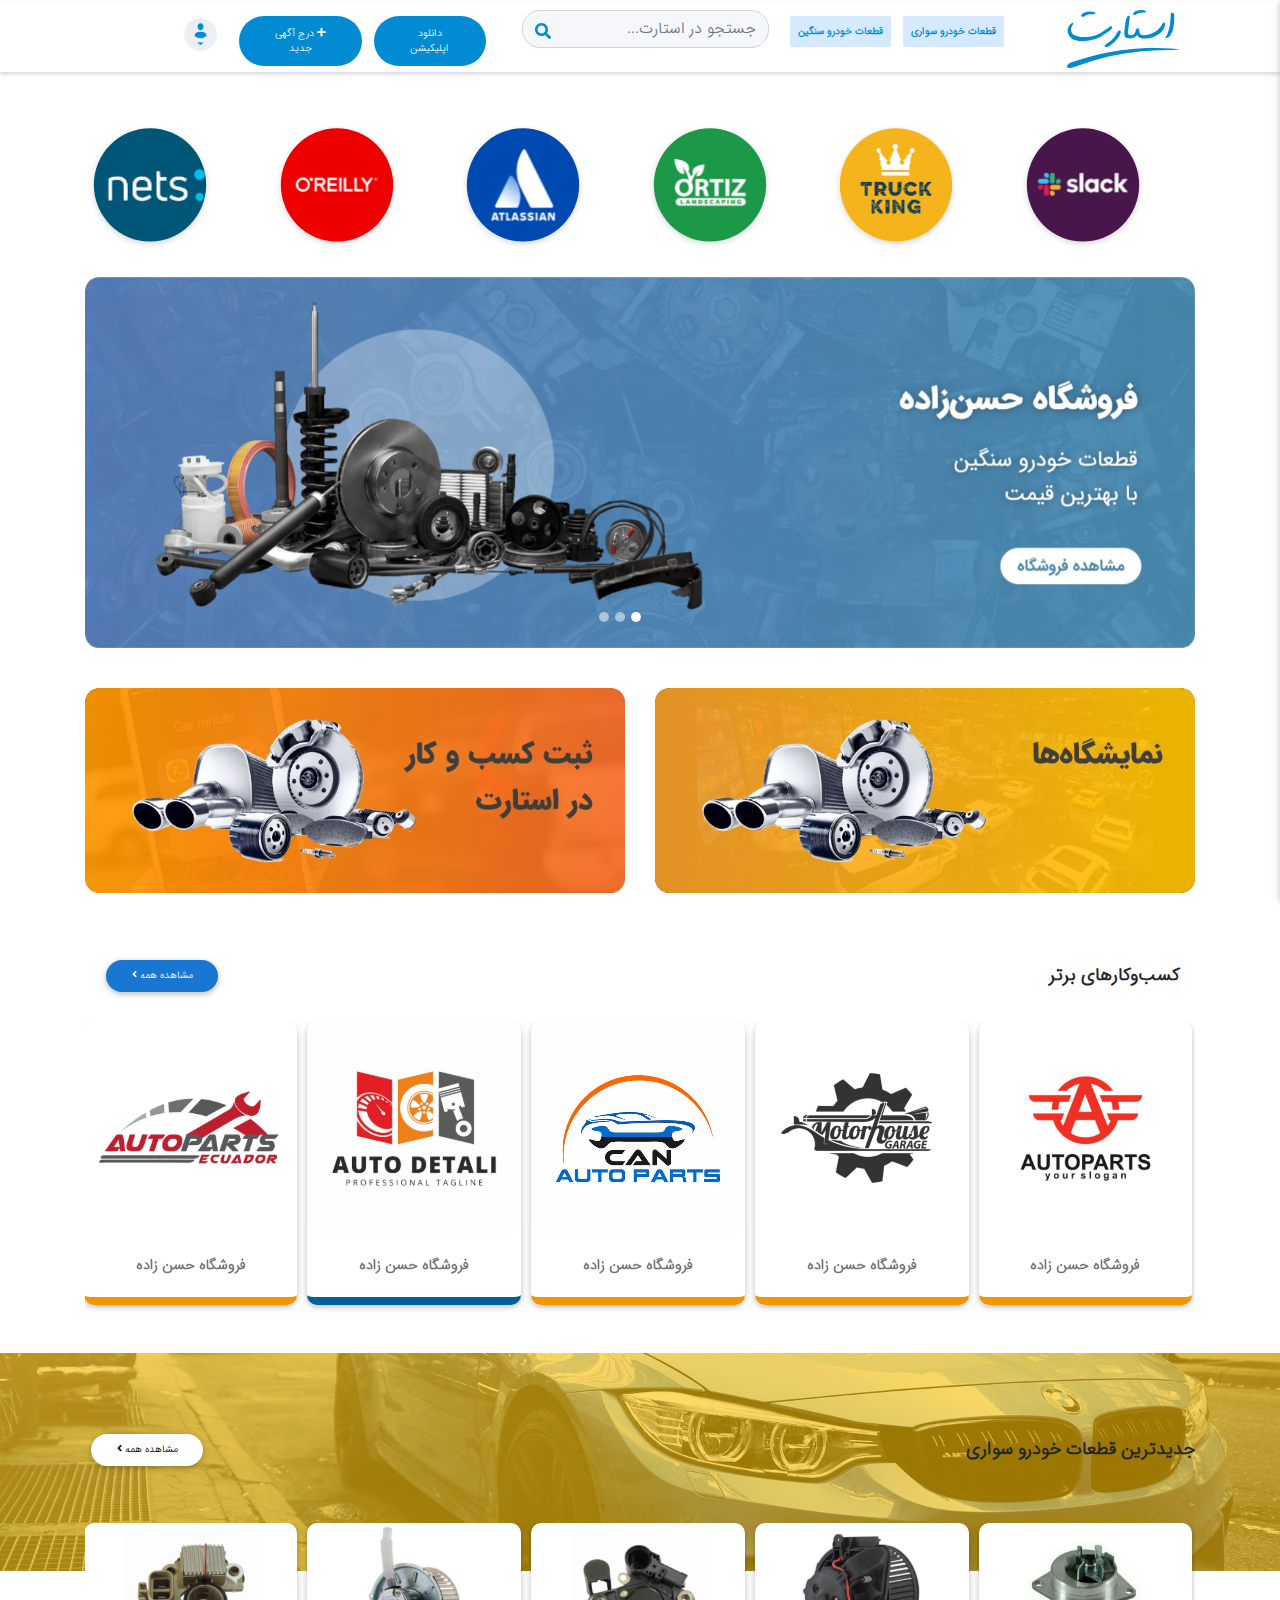
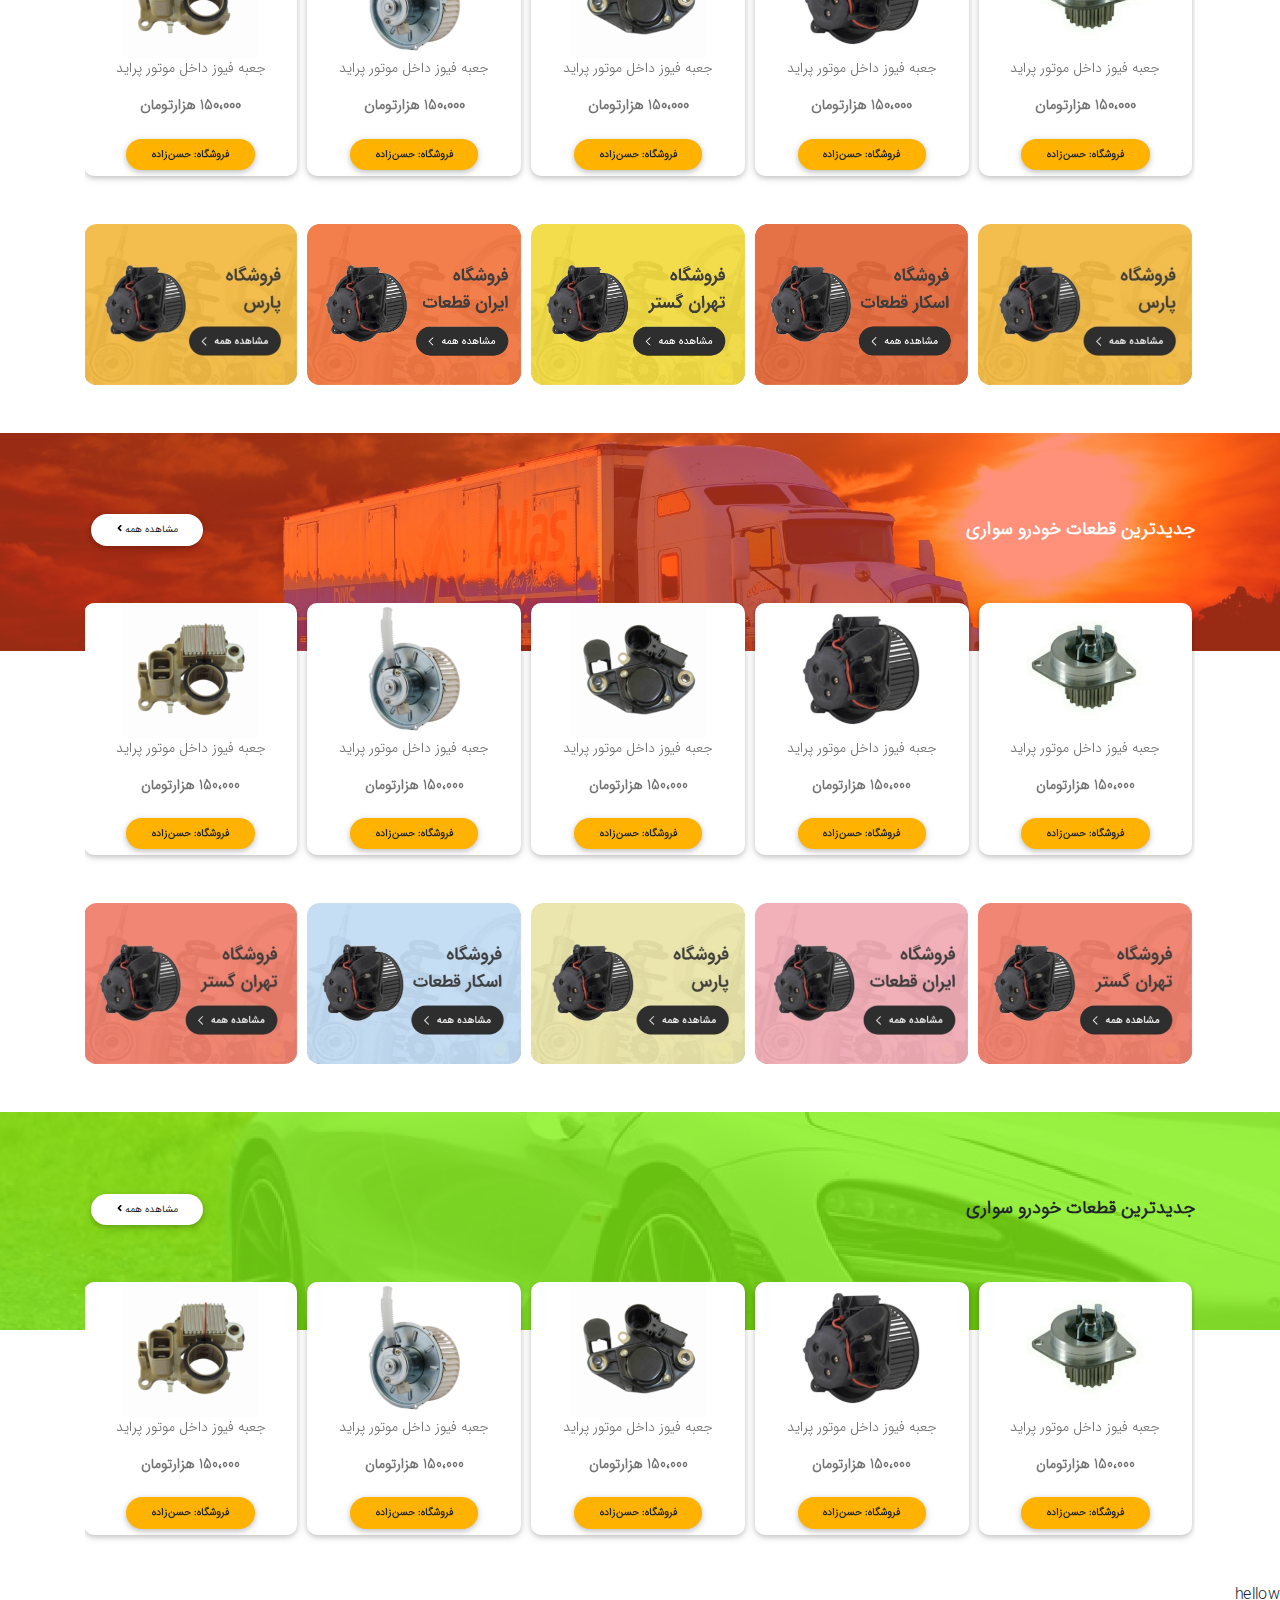
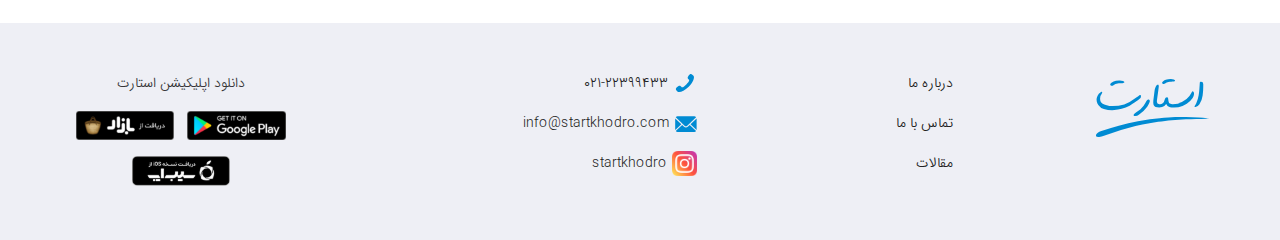
<file: index.html>
<!DOCTYPE html>
<html lang="fa">
<head>
    <meta charset="UTF-8">
    <meta name="viewport" content="width=device-width, initial-scale=1, shrink-to-fit=no">
    <meta http-equiv="x-ua-compatible" content="ie=edge">
    <title> Start Project </title>
    <script type="text/javascript" src="./theme/js/jquery.min.js"></script>
    <link rel="stylesheet" href="./fontawesome-free-5.14.0-web/css/all.css">
    <link rel="stylesheet" href="theme/css/bootstrap.min.css">
    <link rel="stylesheet" href="theme/css/mdb.min.css">
    <link rel="stylesheet" href="./Owl/owl.carousel.min.css">
    <link rel="stylesheet" href="./Owl/owl.theme.default.min.css">
    <link rel="stylesheet" href="theme/css/style.css">
</head>
<body>


<!-- SideNav slide-out button -->
<a href="#" data-activates="slide-out" class="btn btn-white shadow-none d-lg-none p-3 button-collapse"><i
        class="fas fa-bars"></i></a>

    <div class="d-flex justify-content-center mt-n5">
        <img class="img-fluid" src="./theme/images/start-logo.svg" alt="">
    </div>

<!-- Sidebar navigation -->

<div class="container-fluid navbar-shadow">
    <div class="container">

        <div id="slide-out" class="side-nav side wide sn-bg-1">
            <ul class="custom-scrollbar pr-0">
                <!-- Logo -->
                <li>
                    <div class="logo-wrapper sn-ad-avatar-wrapper">
                        <a class="" href="#">
                            <img src="./theme/images/admin.png" class="img-fluid float-right main-logo">
                            <span class="text-dark fa-sm mr-3 "  data-toggle="modal" data-target="#centralModalSm">
                            ورود / ثبت نام
                    </span>
                        </a>
                    </div>



                    <div class="logo-wrapper sn-ad-avatar-wrapper">
                        <a class="" href="#">
                            <img src="./theme/images/pppp.svg" class="img-fluid float-right mt-3">
                            <span class="text-dark fa-sm mr-2 ">
                          آگهی‌های من
                    </span>
                        </a>
                    </div>
                </li>
                <!--/. Logo -->
                <!-- Side navigation links -->
                <li>
                    <ul class="collapsible collapsible-accordion">
                        <li>
                            <a class="collapsible-header fa-sm mr-2 text-dark waves-effect arrow-r active">
                                قطعات خودرو سواری
                                <i class="fas fa-angle-down rotate-icon"></i>
                            </a>

                            <div class="collapsible-body">
                                <ul>
                                    <li>
                                        <a href="#" class="waves-effect active text-dark">
                                            <span class="sv-normal mr-5">تست 1</span>
                                        </a>
                                    </li>

                                    <li>
                                        <a href="#" class="waves-effect text-dark">
                                            <span class="sv-normal mr-5">تست 2</span>
                                        </a>
                                    </li>
                                </ul>
                            </div>

                        <li>
                            <a class="collapsible-header mr-2 waves-effect arrow-r active text-dark">
                                قطعات خودرو سنگین
                                <i class="fas fa-angle-down rotate-icon"></i>
                            </a>
                            <div class="collapsible-body ">
                                <ul>
                                    <li>
                                        <a href="#" class="waves-effect active text-dark">
                                            <span class="sv-normal mr-5">تست3</span>
                                        </a>
                                    </li>

                                    <li>
                                        <a href="#" class="waves-effect text-dark">
                                            <span class="sv-normal mr-5">تست4</span>
                                        </a>
                                    </li>
                                </ul>
                            </div>
                        </li>

                        <li class="mt-4">
                            <a class="collapsible-header mr-2 waves-effect arrow-r active text-dark">
                                <img class="img-fluid ml-2" src="./theme/images/aboutus.svg" alt="">
                                درباره ما
                                <i class="fas fa-angle-down rotate-icon"></i>
                            </a>
                        </li>


                        <li>
                            <a class="collapsible-header mr-2 waves-effect arrow-r active text-dark">
                                <img class="img-fluid ml-2" src="./theme/images/contactus.svg" alt="">
                                تماس با ما
                                <i class="fas fa-angle-down rotate-icon"></i>
                            </a>
                        </li>

                        <li>
                            <a class="collapsible-header mr-2 waves-effect arrow-r active text-dark">
                                <img class="img-fluid ml-2" src="./theme/images/article.svg" alt="">
                                مقالات
                                <i class="fas fa-angle-down rotate-icon"></i>
                            </a>
                        </li>


                    </ul>
                </li>

                <!--/. Side navigation links -->
            </ul>
            <div class="sidenav-bg"></div>
        </div>


        <div class="row mt-3">
            <div class="col-md-12 mt-2 d-flex">
                <div class="col-md-2 col-2 d-sm-none main-logo-responsive d-md-block d-lg-inline">
                    <img class="img-fluid" src="./theme/images/main-logo.svg" alt="">
                </div>

                <div class="d-sm-none d-md-block d-lg-inline main-header-btn-responsive">
                    <div class="main-header-btn d-flex">
                        <a class="btn btn-sm shadow-none px-2" href="#">قطعات خودرو سواری</a>
                        <a class="btn btn-sm shadow-none px-2" href="#">قطعات خودرو سنگین</a>
                    </div>
                </div>

                <div class="col-md-3">
                    <div class="active-cyan-4 mb-4 search-input">
                        <input class="form-control position-relative" type="text" placeholder="جستجو در استارت..." aria-label="Search">
                        <i class="fas fa-search position-absolute search-icon"></i>
                    </div>
                </div>


                <div class="col-md-4 col-3 response-style d-flex">
                    <div class="d-sm-none d-md-block d-lg-inline download-app-responsive">
                        <a class="btn btn-sm btn-rounded shadow-none app-download" href="#">دانلود اپلیکیشن</a>
                    </div>

                    <div class="d-sm-none d-md-block d-lg-inline">
                        <a class="btn btn-sm btn-rounded shadow-none app-download" href="#">
                            <i class="fas fa-plus"></i>
                            درج آگهی جدید
                        </a>
                    </div>

                    <div class="d-sm-none d-md-block d-lg-inline">

                        <img class="img-fluid login nav-link dropdown-toggle" id="navbarDropdownMenuLink"
                             data-toggle="dropdown"
                             aria-haspopup="true" aria-expanded="false" src="./theme/images/login.png" alt="">


                        <div class="dropdown-menu dropdown-primary" aria-labelledby="navbarDropdownMenuLink"
                             style="font-size: 13px">
                            <a class="dropdown-item mb-3" data-toggle="modal" data-target="#centralModalSm" href="#">ورود/ثبت نام</a>
                            <a class="dropdown-item" href="#">آگهی‌های من</a>
                        </div>
                    </div>

                </div>

            </div>


        </div>
    </div>
</div>
<div class="modal fade" id="centralModalSm" tabindex="-1" role="dialog" aria-labelledby="myModalLabel"
     aria-hidden="true">

    <!-- Change class .modal-sm to change the size of the modal -->
    <div class="modal-dialog modal-sm"  role="document">


        <div class="modal-content" >
            <div class="modal-header">
                <button type="button" class="close" data-dismiss="modal" aria-label="Close">
                    <span aria-hidden="true">&times;</span>
                </button>
            </div>
            <img class="img-fluid mb-3 mx-auto" style="width: 50px" src="./theme/images/admin.png" alt="">

            <p class="text-center" style="font-size: 12px">لطفا شماره همراه خود را وارد نمایید</p>
            <div class="modal-body">
                <input type="tel">
            </div>
            <div class="modal-footer modal-footer-two">
                <button type="button" class="btn btn-rounded shadow-none modal-btn mx-5">ورود</button>

            </div>
        </div>
    </div>

</div>









<div class="container">
    <div class="owl-carousel owl-carousel-1 owl-theme owl-loaded mt-5" style="direction: ltr">
        <div class="owl-stage-outer">
            <div class="owl-stage d-flex">

                <div class="owl-item">
                    <img class="img-fluid w-75" src="./theme/images/circle-logo/circle1.svg" alt="">
                </div>

                <div class="owl-item">
                    <img class="img-fluid w-75" src="./theme/images/circle-logo/circle2.svg" alt="">
                </div>

                <div class="owl-item">
                    <img class="img-fluid w-75" src="./theme/images/circle-logo/circle3.svg" alt="">
                </div>

                <div class="owl-item">
                    <img class="img-fluid w-75" src="./theme/images/circle-logo/circle4.svg" alt="">
                </div>

                <div class="owl-item">
                    <img class="img-fluid w-75" src="./theme/images/circle-logo/circle5.svg" alt="">
                </div>

                <div class="owl-item">
                    <img class="img-fluid w-75" src="./theme/images/circle-logo/circle6.svg" alt="">
                </div>

            </div>
        </div>
    </div>
</div>




<!--Carousel Wrapper-->
<div class="container">
    <div id="carousel-example-1z" class="carousel slide carousel-fade mt-4" data-ride="carousel">
        <ol class="carousel-indicators">
            <li data-target="#carousel-example-1z" data-slide-to="0" class="active"></li>
            <li data-target="#carousel-example-1z" data-slide-to="1"></li>
            <li data-target="#carousel-example-1z" data-slide-to="2"></li>
        </ol>

        <div class="carousel-inner" role="listbox">

            <div class="carousel-item active position-relative">
                <a href="#"><img class="d-block w-100" src="./images/slider/slider.jpg"
                                 alt="First slide"></a>
            </div>

            <div class="carousel-item">
                <a href="#"><img class="d-block w-100" src="./images/slider/slider.jpg"
                                 alt="Second slide"></a>
            </div>


            <div class="carousel-item">
                <a href="#"><img class="d-block w-100" src="./images/slider/slider.jpg"
                                 alt="Third slide"></a>
            </div>

        </div>

    </div>
    <!--/.Carousel Wrapper-->
</div>



<!-- banner -->
<div class="container">
    <div class="row mt-4 ">
        <div class="col-md-6 col-12 mb-4 mt-md-3 mt-sm-4">
            <a href="#"><img class="img-fluid" src="./theme/images/banner1.jpg" alt=""></a>
        </div>
        <div class="col-md-6 col-12 mb-4 mt-md-3 mt-sm-4">
            <a href="#"><img class="img-fluid" src="./theme/images/banner2.jpg" alt=""></a>
        </div>
    </div>

</div>
<!--  banner  -->

<div class="container">
    <div class="col-md-12 col-12 mb-4 d-flex flex-row align-items-baseline justify-content-between">
        <div class="">
            <h3 class="h3-responsive fa-sm mt-5 d-inline-block title-size">
                کسب‌وکارهای برتر
            </h3>
        </div>

        <div class="">
            <a class="btn btn-sm btn-rounded btn-blue" href="#">
                مشاهده همه
                <i class="fas fa-angle-left"></i>
            </a>
        </div>

    </div>
    <div class=" owl-carousel owl-carousel-2  owl-theme owl-loaded" style="direction: ltr">
        <div class="owl-stage-outer">
            <div class="owl-stage d-flex">
                <div class="owl-item">
                    <div class="mb-5">
                        <div class="card">
                            <img class="card-img-top" src="./theme/images/autoparts.svg" alt="">

                            <div class="card-body card-body-style">

                                <p class="card-text font-weight-bold text-md-center text-sm-center">
                                    فروشگاه حسن زاده
                                </p>

                            </div>

                        </div>
                    </div>
                </div>
                <div class="owl-item">
                    <div class="mb-5">
                        <div class="card">
                            <img class="card-img-top" src="./theme/images/autodetali.svg" alt="">

                            <div class="card-body card-body-style-1">

                                <p class="card-text font-weight-bold text-md-center text-sm-center">
                                    فروشگاه حسن زاده
                                </p>

                            </div>

                        </div>
                    </div>
                </div>
                <div class="owl-item">
                    <div class="mb-5">
                        <div class="card">
                            <img class="card-img-top" src="./theme/images/can-autoparts.svg" alt="">

                            <div class="card-body card-body-style">

                                <p class="card-text font-weight-bold text-md-center text-sm-center">
                                    فروشگاه حسن زاده
                                </p>

                            </div>

                        </div>
                    </div>
                </div>
                <div class="owl-item">
                    <div class="mb-5">
                        <div class="card">
                            <img class="card-img-top" src="./theme/images/motorhouse.svg" alt="">

                            <div class="card-body card-body-style">

                                <p class="card-text font-weight-bold text-md-center text-sm-center">
                                    فروشگاه حسن زاده
                                </p>

                            </div>

                        </div>
                    </div>
                </div>
                <div class="owl-item">
                    <div class="mb-5">
                        <div class="card">
                            <img class="card-img-top" src="./theme/images/autopars.svg" alt="">

                            <div class="card-body card-body-style">

                                <p class="card-text font-weight-bold text-md-center text-sm-center">
                                    فروشگاه حسن زاده
                                </p>

                            </div>

                        </div>
                    </div>
                </div>

            </div>
        </div>
    </div>
</div>





</div>


<div class="container-fluid">
    <div class="row">
        <div class="view position-relative">
            <img src="./theme/images/bmw.svg" class="img-fluid" alt="">
            <div class="mask flex-center" style="background-color:rgba(255,195,0,0.6)">
                <div class="container">
                    <div class="row mb-5">
                        <div class="col-md-12 mt-5 col-12 mb-4 d-flex flex-row align-items-baseline justify-content-between">
                            <div>
                                <h3 class="h3-responsive d-inline-block title-size">
                                    جدیدترین قطعات خودرو سواری
                                </h3>
                            </div>

                            <div>
                                <a class="btn btn-sm btn-rounded btn-white" href="#">
                                    مشاهده همه
                                    <i class="fa fa-angle-left"></i>
                                </a>
                            </div>


                        </div>


                    </div>


                </div>


            </div>

        </div>


    </div>


    <div class="container">
        <div class=" owl-carousel owl-carousel-2 owl-theme owl-loaded" style="direction: ltr">
            <div class="owl-stage-outer mt-lg-n5 mt-md-n5 mt-n4">
                <div class="owl-stage d-flex">
                    <div class="owl-item text-center">
                        <div class="card image-size">
                            <div>
                                <img class="card-img-top m-auto img-fluid" src="./theme/images/aa.svg" alt="">
                            </div>
                            <div class="card-body p-0">

                                <p class="card-text text-md-center text-sm-center text-size">
                                    جعبه فیوز داخل موتور پراید
                                </p>
                                <p class="card-text font-weight-bold text-md-center text-sm-center">
                                    150،000 هزارتومان
                                </p>
                                <div class="">
                                    <a class="btn btn-sm btn-rounded btn-orange-style text-center amber darken-1" href="#">فروشگاه:
                                        حسن‌زاده</a>
                                </div>

                            </div>
                        </div>
                    </div>
                    <div class="owl-item text-center">
                        <div class="card image-size">
                            <div>
                                <img class="card-img-top m-auto img-fluid" src="./theme/images/bb.svg" alt="">
                            </div>
                            <div class="card-body p-0">

                                <p class="card-text text-md-center text-sm-center text-size">
                                    جعبه فیوز داخل موتور پراید
                                </p>
                                <p class="card-text font-weight-bold text-md-center text-sm-center">
                                    150،000 هزارتومان
                                </p>
                                <div class="">
                                    <a class="btn btn-sm btn-rounded btn-orange-style text-center amber darken-1" href="#">فروشگاه:
                                        حسن‌زاده</a>
                                </div>

                            </div>
                        </div>
                    </div>
                    <div class="owl-item text-center">
                        <div class="card image-size">
                            <div>
                                <img class="card-img-top m-auto img-fluid" src="./theme/images/cc.svg" alt="">
                            </div>
                            <div class="card-body p-0">

                                <p class="card-text text-md-center text-sm-center text-size">
                                    جعبه فیوز داخل موتور پراید
                                </p>
                                <p class="card-text font-weight-bold text-md-center text-sm-center">
                                    150،000 هزارتومان
                                </p>
                                <div class="">
                                    <a class="btn btn-sm btn-rounded btn-orange-style text-center amber darken-1" href="#">فروشگاه:
                                        حسن‌زاده</a>
                                </div>

                            </div>
                        </div>
                    </div>
                    <div class="owl-item text-center">
                        <div class="card image-size">
                            <div>
                                <img class="card-img-top m-auto img-fluid" src="./theme/images/dd.svg" alt="">
                            </div>
                            <div class="card-body p-0">

                                <p class="card-text text-md-center text-sm-center text-size">
                                    جعبه فیوز داخل موتور پراید
                                </p>
                                <p class="card-text font-weight-bold text-md-center text-sm-center">
                                    150،000 هزارتومان
                                </p>
                                <div class="">
                                    <a class="btn btn-sm btn-rounded btn-orange-style text-center amber darken-1" href="#">فروشگاه:
                                        حسن‌زاده</a>
                                </div>

                            </div>
                        </div>
                    </div>
                    <div class="owl-item text-center mb-5">
                        <div class="card image-size">
                            <div>
                                <img class="card-img-top m-auto img-fluid" src="./theme/images/ee.svg" alt="">
                            </div>
                            <div class="card-body p-0">

                                <p class="card-text text-md-center text-sm-center text-size">
                                    جعبه فیوز داخل موتور پراید
                                </p>
                                <p class="card-text font-weight-bold text-md-center text-sm-center">
                                    150،000 هزارتومان
                                </p>
                                <div class="">
                                    <a class="btn btn-sm btn-rounded btn-orange-style text-center amber darken-1" href="#">فروشگاه:
                                        حسن‌زاده</a>
                                </div>

                            </div>
                        </div>
                    </div>

                </div>
            </div>
        </div>
    </div>



</div>


<div class="container">
    <div class=" owl-carousel owl-carousel-2 owl-theme owl-loaded" style="direction: ltr">
        <div class="owl-stage-outer">
            <div class="owl-stage d-flex">
                <div class="owl-item">
                    <a href="#">
                        <img class="img-fluid" src="./theme/images/first-carusel-first/forosh-pars.jpg" alt="">
                    </a>
                </div>
                <div class="owl-item">
                    <a href="#">
                        <img class="img-fluid" src="./theme/images/first-carusel-first/forosh-iran-ghatat.jpg" alt="">
                    </a>
                </div>
                <div class="owl-item">
                    <a href="#">
                        <img class="img-fluid" src="./theme/images/first-carusel-first/forosh-tehran-gostar.jpg" alt="">
                    </a>
                </div>
                <div class="owl-item">
                    <a href="#">
                        <img class="img-fluid" src="./theme/images/first-carusel-first/forosh-eskar-ghatat.jpg" alt="">
                    </a>
                </div>

            </div>
        </div>
    </div>
</div>

<div class="container-fluid">
    <div class="row mt-5">
        <div class="view position-relative">
            <img src="./theme/images/kamion.jpg" class="img-fluid" alt="">
            <div class="mask flex-center" style="background-color:rgba(255,71,33,0.6)">
                <div class="container">
                    <div class="row mb-5">
                        <div class="col-md-12 mt-5 col-12 mb-4 d-flex flex-row align-items-baseline justify-content-between">
                            <div>
                                <h3 class="h3-responsive fa-sm d-inline-block title-size text-white">
                                    جدیدترین قطعات خودرو سواری
                                </h3>
                            </div>

                            <div>
                                <a class="btn btn-sm btn-rounded btn-white" href="#">
                                    مشاهده همه
                                    <i class="fa fa-angle-left"></i>
                                </a>
                            </div>


                        </div>


                    </div>


                </div>


            </div>

        </div>


    </div>


    <div class="container">
        <div class=" owl-carousel owl-carousel-2 owl-theme owl-loaded" style="direction: ltr">
            <div class="owl-stage-outer mt-lg-n5 mt-md-n5 mt-n4">
                <div class="owl-stage d-flex">
                    <div class="owl-item text-center">
                        <div class="card image-size">
                            <div>
                                <img class="card-img-top m-auto img-fluid" src="./theme/images/aa.svg" alt="">
                            </div>
                            <div class="card-body p-0">

                                <p class="card-text text-md-center text-sm-center text-size">
                                    جعبه فیوز داخل موتور پراید
                                </p>
                                <p class="card-text font-weight-bold text-md-center text-sm-center text-size">
                                    150،000 هزارتومان
                                </p>
                                <div class="">
                                    <a class="btn btn-sm btn-rounded btn-orange-style text-center amber darken-1" href="#">فروشگاه:
                                        حسن‌زاده</a>
                                </div>

                            </div>
                        </div>
                    </div>
                    <div class="owl-item text-center">
                        <div class="card image-size">
                            <div>
                                <img class="card-img-top m-auto img-fluid" src="./theme/images/bb.svg" alt="">
                            </div>
                            <div class="card-body p-0">

                                <p class="card-text text-md-center text-sm-center text-size">
                                    جعبه فیوز داخل موتور پراید
                                </p>
                                <p class="card-text font-weight-bold text-md-center text-sm-center text-size">
                                    150،000 هزارتومان
                                </p>
                                <div class="">
                                    <a class="btn btn-sm btn-rounded btn-orange-style text-center amber darken-1" href="#">فروشگاه:
                                        حسن‌زاده</a>
                                </div>

                            </div>
                        </div>
                    </div>
                    <div class="owl-item text-center">
                        <div class="card image-size">
                            <div>
                                <img class="card-img-top m-auto img-fluid" src="./theme/images/cc.svg" alt="">
                            </div>
                            <div class="card-body p-0">

                                <p class="card-text text-md-center text-sm-center text-size">
                                    جعبه فیوز داخل موتور پراید
                                </p>
                                <p class="card-text font-weight-bold text-md-center text-sm-center text-size">
                                    150،000 هزارتومان
                                </p>
                                <div class="">
                                    <a class="btn btn-sm btn-rounded btn-orange-style text-center amber darken-1" href="#">فروشگاه:
                                        حسن‌زاده</a>
                                </div>

                            </div>
                        </div>
                    </div>
                    <div class="owl-item text-center">
                        <div class="card image-size">
                            <div>
                                <img class="card-img-top m-auto img-fluid" src="./theme/images/dd.svg" alt="">
                            </div>
                            <div class="card-body p-0">

                                <p class="card-text text-md-center text-sm-center text-size">
                                    جعبه فیوز داخل موتور پراید
                                </p>
                                <p class="card-text font-weight-bold text-md-center text-sm-center text-size">
                                    150،000 هزارتومان
                                </p>
                                <div class="">
                                    <a class="btn btn-sm btn-rounded btn-orange-style text-center amber darken-1" href="#">فروشگاه:
                                        حسن‌زاده</a>
                                </div>

                            </div>
                        </div>
                    </div>
                    <div class="owl-item text-center mb-5">
                        <div class="card image-size">
                            <div>
                                <img class="card-img-top m-auto img-fluid" src="./theme/images/ee.svg" alt="">
                            </div>
                            <div class="card-body p-0">

                                <p class="card-text text-md-center text-sm-center text-size">
                                    جعبه فیوز داخل موتور پراید
                                </p>
                                <p class="card-text font-weight-bold text-md-center text-sm-center text-size">
                                    150،000 هزارتومان
                                </p>
                                <div class="">
                                    <a class="btn btn-sm btn-rounded btn-orange-style text-center amber darken-1" href="#">فروشگاه:
                                        حسن‌زاده</a>
                                </div>

                            </div>
                        </div>
                    </div>

                </div>
            </div>
        </div>
    </div>



</div>


<div class="container">
    <div class=" owl-carousel owl-carousel-2 owl-theme owl-loaded" style="direction: ltr">
        <div class="owl-stage-outer">
            <div class="owl-stage d-flex">
                <div class="owl-item">
                    <a href=""><img class="img-fluid" src="./theme/images/first-carusel-second/Group%201843.jpg" alt=""></a>
                </div>
                <div class="owl-item">
                    <a href=""><img class="img-fluid" src="./theme/images/first-carusel-second/Group%201844.jpg" alt=""></a>
                </div>
                <div class="owl-item">
                    <a href=""><img class="img-fluid" src="./theme/images/first-carusel-second/Group%201845.jpg" alt=""></a>
                </div>
                <div class="owl-item">
                    <a href=""><img class="img-fluid" src="./theme/images/first-carusel-second/Group%201846.jpg" alt=""></a>
                </div>
            </div>
        </div>
    </div>
</div>


<div class="container-fluid">
    <div class="row mt-5">
        <div class="view position-relative">
            <img src="./theme/images/car.jpg" class="img-fluid" alt="">
            <div class="mask flex-center" style="background-color:rgba(130,240,21,0.8)">
                <div class="container">
                    <div class="row mb-5">
                        <div class="col-md-12 mt-5 col-12 mb-4 d-flex flex-row align-items-baseline justify-content-between">
                            <div>
                                <h3 class="h3-responsive fa-sm d-inline-block title-size">
                                    جدیدترین قطعات خودرو سواری
                                </h3>
                            </div>

                            <div>
                                <a class="btn btn-sm btn-rounded btn-white" href="#">
                                    مشاهده همه
                                    <i class="fa fa-angle-left"></i>
                                </a>
                            </div>


                        </div>


                    </div>


                </div>


            </div>

        </div>


    </div>



    <div class="container">
        <div class="owl-carousel owl-carousel-2 owl-theme owl-loaded" style="direction: ltr">
            <div class="owl-stage-outer mt-lg-n5 mt-md-n5 mt-n4">
                <div class="owl-stage d-flex">
                    <div class="owl-item text-center">
                        <div class="card image-size">
                            <div>
                                <img class="card-img-top m-auto img-fluid" src="./theme/images/aa.svg" alt="">
                            </div>
                            <div class="card-body p-0">

                                <p class="card-text text-md-center text-sm-center text-size">
                                    جعبه فیوز داخل موتور پراید
                                </p>
                                <p class="card-text font-weight-bold text-md-center text-sm-center text-size">
                                    150،000 هزارتومان
                                </p>
                                <div class="">
                                    <a class="btn btn-sm btn-rounded btn-orange-style text-center amber darken-1" href="#">فروشگاه:
                                        حسن‌زاده</a>
                                </div>

                            </div>
                        </div>
                    </div>
                    <div class="owl-item text-center">
                        <div class="card image-size">
                            <div>
                                <img class="card-img-top m-auto img-fluid" src="./theme/images/bb.svg" alt="">
                            </div>
                            <div class="card-body p-0">

                                <p class="card-text text-md-center text-sm-center text-size">
                                    جعبه فیوز داخل موتور پراید
                                </p>
                                <p class="card-text font-weight-bold text-md-center text-sm-center text-size">
                                    150،000 هزارتومان
                                </p>
                                <div class="">
                                    <a class="btn btn-sm btn-rounded btn-orange-style text-center amber darken-1" href="#">فروشگاه:
                                        حسن‌زاده</a>
                                </div>

                            </div>
                        </div>
                    </div>
                    <div class="owl-item text-center">
                        <div class="card image-size">
                            <div>
                                <img class="card-img-top m-auto img-fluid" src="./theme/images/cc.svg" alt="">
                            </div>
                            <div class="card-body p-0">

                                <p class="card-text text-md-center text-sm-center text-size">
                                    جعبه فیوز داخل موتور پراید
                                </p>
                                <p class="card-text font-weight-bold text-md-center text-sm-center text-size">
                                    150،000 هزارتومان
                                </p>
                                <div class="">
                                    <a class="btn btn-sm btn-rounded btn-orange-style text-center amber darken-1" href="#">فروشگاه:
                                        حسن‌زاده</a>
                                </div>

                            </div>
                        </div>
                    </div>
                    <div class="owl-item text-center">
                        <div class="card image-size">
                            <div>
                                <img class="card-img-top m-auto img-fluid" src="./theme/images/dd.svg" alt="">
                            </div>
                            <div class="card-body p-0">

                                <p class="card-text text-md-center text-sm-center text-size">
                                    جعبه فیوز داخل موتور پراید
                                </p>
                                <p class="card-text font-weight-bold text-md-center text-sm-center text-size">
                                    150،000 هزارتومان
                                </p>
                                <div class="">
                                    <a class="btn btn-sm btn-rounded btn-orange-style text-center amber darken-1" href="#">فروشگاه:
                                        حسن‌زاده</a>
                                </div>

                            </div>
                        </div>
                    </div>
                    <div class="owl-item text-center mb-5">
                        <div class="card image-size">
                            <div>
                                <img class="card-img-top m-auto img-fluid" src="./theme/images/ee.svg" alt="">
                            </div>
                            <div class="card-body p-0">

                                <p class="card-text text-md-center text-sm-center text-size">
                                    جعبه فیوز داخل موتور پراید
                                </p>
                                <p class="card-text font-weight-bold text-md-center text-sm-center text-size">
                                    150،000 هزارتومان
                                </p>
                                <div class="">
                                    <a class="btn btn-sm btn-rounded btn-orange-style text-center amber darken-1" href="#">فروشگاه:
                                        حسن‌زاده</a>
                                </div>

                            </div>
                        </div>
                    </div>

                </div>
            </div>

        </div>
    </div>



</div>



<p>hellow</p>






<!-- Footer -->
<footer>
    <div class="mask page-footer text-dark">

        <div class="row py-lg-5 py-md-5 mr-lg-5 mr-md-5 mr-sm-0">

            <div class="col-lg-2 col-md-2 col-12 mx-2 mt-2 text-lg-right text-md-right text-sm-right d-md-inline start-logo">
                <img class="img-fluid mb-2" src="./theme/images/main-logo.svg" alt="">
            </div>


            <div class="col-lg-2 col-md-4 d-sm-none d-lg-block d-md-block text-right contact-us-footer">
                <ul class="list-unstyled ">
                    <li class="mb-3">
                        <a class="text-dark text-size" href="#">درباره ما</a>
                    </li>
                    <li class="mb-3">
                        <a class="text-dark text-size" href="#">تماس با ما</a>
                    </li>
                    <li class="mb-3">
                        <a class="text-dark text-size" href="#">مقالات</a>
                    </li>
                </ul>
            </div>


            <div class="col-lg-4 col-md-4 d-sm-none mr-5 d-lg-block d-md-block text-right contact-us-footer">
                <ul class="list-unstyled ">
                    <li class="mb-3">
                        <img class="img-fluid" src="./theme/images/phone.svg" alt="">
                        <a class="text-dark text-size" href="#">021-22399433</a>
                    </li>
                    <li class="mb-3">
                        <img class="img-fluid" src="./theme/images/email.svg" alt="">
                        <a class="text-dark text-size" href="#">info@startkhodro.com</a>
                    </li>
                    <li class="mb-3">
                        <img class="img-fluid" src="./theme/images/instagram.svg" alt="">
                        <a class="text-dark text-size" href="#">startkhodro</a>
                    </li>
                </ul>
            </div>


            <div class="col-lg-3 col-md-3  text-right ml-lg-n5 social-footer text-center">
                    <span class="fa-sm">
                        دانلود اپلیکیشن استارت
                    </span>

                <div class="mt-3 app-icon-responsive">
                    <img class="img-fluid ml-2" src="./theme/images/social-images/googleplay.svg" alt="">
                    <img class="img-fluid" src="./theme/images/social-images/cafebazar.svg" alt="">
                </div>

                <div class="mt-3 app-icon-responsive">
                    <img class="img-fluid text-center" src="./theme/images/social-images/sibapp.svg" alt="">
                </div>


                <div class="mt-3 d-lg-none d-md-none">
                      <span class="fa-sm mt-3">
                    ما را در شبکه‌های اجتماعی دنبال کنید
                    </span>

                    <div class="mt-3 app-icon-responsive">
                        <img class="img-fluid ml-2" src="./theme/images/start-instagram.svg" alt="">
                    </div>

                </div>

            </div>


        </div>


    </div>
</footer>


<script type="text/javascript" src="./theme/js/popper.min.js"></script>
<script type="text/javascript" src="./theme/js/bootstrap.min.js"></script>
<script type="text/javascript" src="./theme/js/mdb.min.js"></script>

<script src="./Owl/owl.carousel.min.js"></script>
<script src="theme/js/sidenav.min.js"></script>
<script src="theme/js/sidenavFunction.js"></script>
<script src="fontawesome-free-5.14.0-web/js/all.js"></script>

<script>
    $(document).ready(function () {

        $(".owl-carousel-1").owlCarousel({
            margin: 10,
            loop: true,
            responsive: {

                360: {
                    items: 4
                },

                768: {
                    items: 5
                },

                1024: {
                    items: 6
                },

            },
            nav: true,

        });





        $(".owl-carousel-2").owlCarousel({
            margin: 10,
            loop: true,
            responsive: {

                360: {
                    items: 3
                },

                768: {
                    items: 5
                },

                1024: {
                    items: 5
                },

            },
            nav: true,

        });



    });

</script>

</body>
</html>
</file>
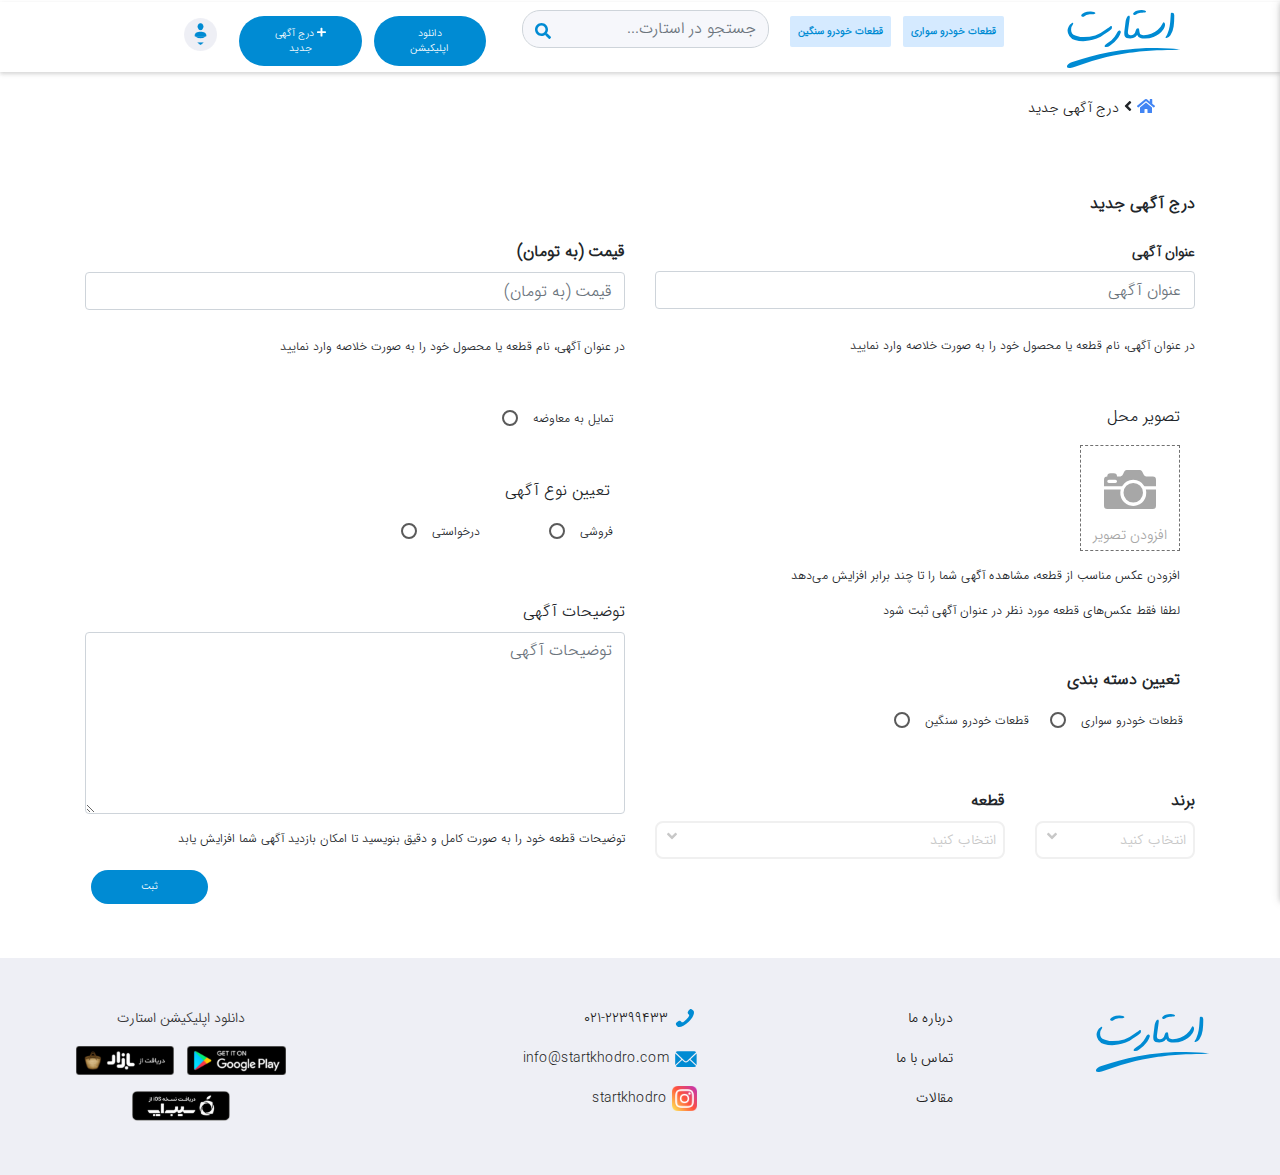
<file: advertising-post.html>
<!DOCTYPE html>
<html lang="fa">
<head>
    <meta charset="UTF-8">
    <meta name="viewport" content="width=device-width, initial-scale=1, shrink-to-fit=no">
    <meta http-equiv="x-ua-compatible" content="ie=edge">
    <title> Start Project </title>
    <script type="text/javascript" src="./theme/js/jquery.min.js"></script>
    <link rel="stylesheet" href="./fontawesome-free-5.14.0-web/css/all.css">
    <link rel="stylesheet" href="theme/css/bootstrap.min.css">
    <link rel="stylesheet" href="theme/css/mdb.min.css">
    <link rel="stylesheet" href="./Owl/owl.carousel.min.css">
    <link rel="stylesheet" href="./Owl/owl.theme.default.min.css">
    <link rel="stylesheet" href="theme/css/style.css">
</head>
<body>

<!-- SideNav slide-out button -->
<a href="#" data-activates="slide-out" class="btn btn-white shadow-none d-lg-none p-3 button-collapse"><i
        class="fas fa-bars"></i></a>

<div class="d-flex justify-content-center mt-n5">
    <img class="img-fluid" src="./theme/images/start-logo.svg" alt="">
</div>

<!-- Sidebar navigation -->

<div class="container-fluid navbar-shadow">
    <div class="container">

        <div id="slide-out" class="side-nav side wide sn-bg-1">
            <ul class="custom-scrollbar pr-0">
                <!-- Logo -->
                <li>
                    <div class="logo-wrapper sn-ad-avatar-wrapper">
                        <a class="" href="#">
                            <img src="./theme/images/admin.png" class="img-fluid float-right main-logo">
                            <span class="text-dark fa-sm mr-3 "  data-toggle="modal" data-target="#centralModalSm">
                            ورود / ثبت نام
                    </span>
                        </a>
                    </div>



                    <div class="logo-wrapper sn-ad-avatar-wrapper">
                        <a class="" href="#">
                            <img src="./theme/images/pppp.svg" class="img-fluid float-right mt-3">
                            <span class="text-dark fa-sm mr-2 ">
                          آگهی‌های من
                    </span>
                        </a>
                    </div>
                </li>
                <!--/. Logo -->
                <!-- Side navigation links -->
                <li>
                    <ul class="collapsible collapsible-accordion">
                        <li>
                            <a class="collapsible-header fa-sm mr-2 text-dark waves-effect arrow-r active">
                                قطعات خودرو سواری
                                <i class="fas fa-angle-down rotate-icon"></i>
                            </a>

                            <div class="collapsible-body">
                                <ul>
                                    <li>
                                        <a href="#" class="waves-effect active text-dark">
                                            <span class="sv-normal mr-5">تست 1</span>
                                        </a>
                                    </li>

                                    <li>
                                        <a href="#" class="waves-effect text-dark">
                                            <span class="sv-normal mr-5">تست 2</span>
                                        </a>
                                    </li>
                                </ul>
                            </div>

                        <li>
                            <a class="collapsible-header mr-2 waves-effect arrow-r active text-dark">
                                قطعات خودرو سنگین
                                <i class="fas fa-angle-down rotate-icon"></i>
                            </a>
                            <div class="collapsible-body ">
                                <ul>
                                    <li>
                                        <a href="#" class="waves-effect active text-dark">
                                            <span class="sv-normal mr-5">تست3</span>
                                        </a>
                                    </li>

                                    <li>
                                        <a href="#" class="waves-effect text-dark">
                                            <span class="sv-normal mr-5">تست4</span>
                                        </a>
                                    </li>
                                </ul>
                            </div>
                        </li>

                        <li class="mt-4">
                            <a class="collapsible-header mr-2 waves-effect arrow-r active text-dark">
                                <img class="img-fluid ml-2" src="./theme/images/aboutus.svg" alt="">
                                درباره ما
                                <i class="fas fa-angle-down rotate-icon"></i>
                            </a>
                        </li>


                        <li>
                            <a class="collapsible-header mr-2 waves-effect arrow-r active text-dark">
                                <img class="img-fluid ml-2" src="./theme/images/contactus.svg" alt="">
                                تماس با ما
                                <i class="fas fa-angle-down rotate-icon"></i>
                            </a>
                        </li>

                        <li>
                            <a class="collapsible-header mr-2 waves-effect arrow-r active text-dark">
                                <img class="img-fluid ml-2" src="./theme/images/article.svg" alt="">
                                مقالات
                                <i class="fas fa-angle-down rotate-icon"></i>
                            </a>
                        </li>


                    </ul>
                </li>

                <!--/. Side navigation links -->
            </ul>
            <div class="sidenav-bg"></div>
        </div>


        <div class="row mt-3">
            <div class="col-md-12 mt-2 d-flex">
                <div class="col-md-2 col-2 d-sm-none main-logo-responsive d-md-block d-lg-inline">
                    <img class="img-fluid" src="./theme/images/main-logo.svg" alt="">
                </div>

                <div class="d-sm-none d-md-block d-lg-inline main-header-btn-responsive">
                    <div class="main-header-btn d-flex">
                        <a class="btn btn-sm shadow-none px-2" href="#">قطعات خودرو سواری</a>
                        <a class="btn btn-sm shadow-none px-2" href="#">قطعات خودرو سنگین</a>
                    </div>
                </div>

                <div class="col-md-3">
                    <div class="active-cyan-4 mb-4 search-input">
                        <input class="form-control position-relative" type="text" placeholder="جستجو در استارت..." aria-label="Search">
                        <i class="fas fa-search position-absolute search-icon"></i>
                    </div>
                </div>


                <div class="col-md-4 col-3 response-style d-flex">
                    <div class="d-sm-none d-md-block d-lg-inline download-app-responsive">
                        <a class="btn btn-sm btn-rounded shadow-none app-download" href="#">دانلود اپلیکیشن</a>
                    </div>

                    <div class="d-sm-none d-md-block d-lg-inline">
                        <a class="btn btn-sm btn-rounded shadow-none app-download" href="#">
                            <i class="fas fa-plus"></i>
                            درج آگهی جدید
                        </a>
                    </div>

                    <div class="d-sm-none d-md-block d-lg-inline">

                        <img class="img-fluid login nav-link dropdown-toggle" id="navbarDropdownMenuLink"
                             data-toggle="dropdown"
                             aria-haspopup="true" aria-expanded="false" src="./theme/images/login.png" alt="">


                        <div class="dropdown-menu dropdown-primary" aria-labelledby="navbarDropdownMenuLink"
                             style="font-size: 13px">
                            <a class="dropdown-item mb-3" data-toggle="modal" data-target="#centralModalSm" href="#">ورود/ثبت نام</a>
                            <a class="dropdown-item" href="#">آگهی‌های من</a>
                        </div>
                    </div>

                </div>

            </div>


        </div>
    </div>
</div>
<div class="modal fade" id="centralModalSm" tabindex="-1" role="dialog" aria-labelledby="myModalLabel"
     aria-hidden="true">

    <!-- Change class .modal-sm to change the size of the modal -->
    <div class="modal-dialog modal-sm"  role="document">


        <div class="modal-content" >
            <div class="modal-header">
                <button type="button" class="close" data-dismiss="modal" aria-label="Close">
                    <span aria-hidden="true">&times;</span>
                </button>
            </div>
            <img class="img-fluid mb-3 mx-auto" style="width: 50px" src="./theme/images/admin.png" alt="">

            <p class="text-center" style="font-size: 12px">لطفا شماره همراه خود را وارد نمایید</p>
            <div class="modal-body">
                <input type="tel">
            </div>
            <div class="modal-footer modal-footer-two">
                <button type="button" class="btn btn-rounded shadow-none modal-btn mx-5">ورود</button>

            </div>
        </div>
    </div>

</div>



<div class="container">
    <div class="row">
        <div class="col-md-12 col-12 mt-4 mb-2">
            <ul class="list-unstyled">
                <li>
                    <a class="text-dark" href=""><i class="fas fa-home text-primary"></i></a>
                    <i class="fas fa-angle-left"></i>
                    <span class="fa-sm">
                  <a class="text-dark" href="#">درج آگهی جدید</a>
                </span>
                </li>
            </ul>
        </div>

    </div>
</div>




<div class="container">
    <div class="row mt-5">

        <div class="col-md-12 col-12 mb-4">
            <span class="font-weight-bold">
                درج آگهی جدید
            </span>
        </div>



        <div class="col-md-6 col-12">
            <div class="mb-5">
                <label class="fa-sm font-weight-bold">عنوان آگهی</label>
                  <input type="text" id="defaultContactFormName" class="form-control mb-4" placeholder="عنوان آگهی">

                <span class="fa-sm font-size-form">
                در عنوان آگهی، نام قطعه یا محصول خود را به صورت خلاصه وارد نمایید
               </span>
            </div>


            <div class="mb-5 col-12">
                <div class="mb-3">
                    تصویر محل
                </div>

                <div class="upload-image">
                    <div class="mt-4 text-center">
                        <img class="img-fluid w-header" src="./theme/images/upload.svg" alt="">
                    </div>

                    <div class="text-center mt-3">
                        <div class="add-picture fa-sm">
                            افزودن تصویر
                        </div>
                    </div>

                </div>

                <div class="mt-3 fa-sm mb-5">

                    <p class="fa-sm">
                        افزودن عکس مناسب از قطعه، مشاهده آگهی شما را تا چند برابر افزایش می‌دهد
                    </p>
                    <p class="fa-sm">
                        لطفا فقط عکس‌های قطعه مورد نظر در عنوان آگهی ثبت شود
                    </p>
                </div>

            </div>


            <div class="col-12 font-weight-bold">
                تعیین دسته بندی
            </div>

            <div class="mb-5 mt-3">
                <div class="form-check form-check-inline">
                    <input type="radio" class="form-check-input" id="materialInline1" name="inlineMaterialRadiosExample">
                    <label class="form-check-label font-size-form" for="materialInline1">قطعات خودرو سواری</label>
                </div>


                <div class="form-check form-check-inline mb-2">
                    <input type="radio" class="form-check-input" id="materialInline2" name="inlineMaterialRadiosExample">
                    <label class="form-check-label font-size-form" for="materialInline2">قطعات خودرو سنگین</label>
                </div>


            </div>


            <div class="row">
                    <div class="col-md-4">
                        <div class="mb-2 font-weight-bold">برند</div>
                        <div class="input-style position-relative" data-toggle="modal" data-target="#exampleModalCenter">
                            <span class="fa-sm">
                               انتخاب کنید
                            </span>
                            <i class="fas fa-angle-down position-absolute"></i>
                        </div>

                        <!-- Modal -->
                        <div class="modal fade" id="exampleModalCenter" tabindex="-1" role="dialog" aria-labelledby="exampleModalCenterTitle"
                             aria-hidden="true">

                            <!-- Add .modal-dialog-centered to .modal-dialog to vertically center the modal -->
                            <div class="modal-dialog modal-dialog-scrollabl" role="document">


                                <div class="modal-content">
                                    <div class="modal-header khodro-brand">
                                        <h5 class="h5-responsive modal-title-brand" id="exampleModalLongTitle">برند </h5>
                                        <button type="button" class="close ml-0" data-dismiss="modal" aria-label="Close">
                                            <span aria-hidden="true">&times;</span>
                                        </button>
                                    </div>


                                    <div class="modal-body">
                                        <div class=" d-flex flex-column">
                                            <div class="custom-control custom-checkbox custom-control-inline mb-3">
                                                <input type="checkbox" class="custom-control-input" id="defaultInline100">
                                                <label class="custom-control-label fa-sm" for="defaultInline100">پراید</label>
                                            </div>
                                            <div class="custom-control custom-checkbox custom-control-inline mb-3">
                                                <input type="checkbox" class="custom-control-input" id="defaultInline101">
                                                <label class="custom-control-label fa-sm" for="defaultInline101">پژو</label>
                                            </div>
                                            <div class="custom-control custom-checkbox custom-control-inline mb-3">
                                                <input type="checkbox" class="custom-control-input" id="defaultInline102">
                                                <label class="custom-control-label fa-sm" for="defaultInline102">ام وی ام</label>
                                            </div>
                                            <div class="custom-control custom-checkbox custom-control-inline mb-3">
                                                <input type="checkbox" class="custom-control-input" id="defaultInline103">
                                                <label class="custom-control-label fa-sm" for="defaultInline103">برلیانس</label>
                                            </div>
                                            <div class="custom-control custom-checkbox custom-control-inline mb-3">
                                                <input type="checkbox" class="custom-control-input" id="defaultInline104">
                                                <label class="custom-control-label fa-sm" for="defaultInline104">بنز</label>
                                            </div>
                                            <div class="custom-control custom-checkbox custom-control-inline mb-3">
                                                <input type="checkbox" class="custom-control-input" id="defaultInline105">
                                                <label class="custom-control-label fa-sm" for="defaultInline105">تویوتا</label>
                                            </div>
                                            <div class="custom-control custom-checkbox custom-control-inline mb-3">
                                                <input type="checkbox" class="custom-control-input" id="defaultInline106">
                                                <label class="custom-control-label fa-sm" for="defaultInline106">پراید</label>
                                            </div>
                                            <div class="custom-control custom-checkbox custom-control-inline mb-3">
                                                <input type="checkbox" class="custom-control-input" id="defaultInline107">
                                                <label class="custom-control-label fa-sm" for="defaultInline107">پراید</label>
                                            </div>
                                            <div class="custom-control custom-checkbox custom-control-inline mb-3">
                                                <input type="checkbox" class="custom-control-input" id="defaultInline108">
                                                <label class="custom-control-label fa-sm" for="defaultInline108">پراید</label>
                                            </div>
                                            <div class="custom-control custom-checkbox custom-control-inline mb-3">
                                                <input type="checkbox" class="custom-control-input" id="defaultInline109">
                                                <label class="custom-control-label fa-sm" for="defaultInline109">پراید</label>
                                            </div>
                                            <div class="custom-control custom-checkbox custom-control-inline mb-3">
                                                <input type="checkbox" class="custom-control-input" id="defaultInline110">
                                                <label class="custom-control-label fa-sm" for="defaultInline110">پراید</label>
                                            </div>
                                            <div class="custom-control custom-checkbox custom-control-inline mb-3">
                                                <input type="checkbox" class="custom-control-input" id="defaultInline111">
                                                <label class="custom-control-label fa-sm" for="defaultInline111">پراید</label>
                                            </div>
                                            <div class="custom-control custom-checkbox custom-control-inline mb-3">
                                                <input type="checkbox" class="custom-control-input" id="defaultInline112">
                                                <label class="custom-control-label fa-sm" for="defaultInline112">پراید</label>
                                            </div>
                                            <div class="custom-control custom-checkbox custom-control-inline mb-3">
                                                <input type="checkbox" class="custom-control-input" id="defaultInline113">
                                                <label class="custom-control-label fa-sm" for="defaultInline113">پراید</label>
                                            </div>
                                            <div class="custom-control custom-checkbox custom-control-inline mb-3">
                                                <input type="checkbox" class="custom-control-input" id="defaultInline114">
                                                <label class="custom-control-label fa-sm" for="defaultInline114">پراید</label>
                                            </div>
                                            <div class="custom-control custom-checkbox custom-control-inline mb-3">
                                                <input type="checkbox" class="custom-control-input" id="defaultInline115">
                                                <label class="custom-control-label fa-sm" for="defaultInline115">پراید</label>
                                            </div>
                                            <div class="custom-control custom-checkbox custom-control-inline mb-3">
                                                <input type="checkbox" class="custom-control-input" id="defaultInline116">
                                                <label class="custom-control-label fa-sm" for="defaultInline116">پراید</label>
                                            </div>
                                            <div class="custom-control custom-checkbox custom-control-inline mb-3">
                                                <input type="checkbox" class="custom-control-input" id="defaultInline117">
                                                <label class="custom-control-label fa-sm" for="defaultInline117">پراید</label>
                                            </div>
                                            <div class="custom-control custom-checkbox custom-control-inline mb-3">
                                                <input type="checkbox" class="custom-control-input" id="defaultInline118">
                                                <label class="custom-control-label fa-sm" for="defaultInline118">پراید</label>
                                            </div>

                                        </div>
                                    </div>


                                    <div class="modal-footer">
                                        <div class="d-flex justify-content-center">
                                            <a class="btn btn-sm btn-rounded btn-style shadow-none amber darken-1 mb-3" href="#">فروشگاه:
                                                حسن‌زاده</a>
                                        </div>
                                    </div>
                                </div>
                            </div>
                        </div>

                    </div>

                    <div class="col-md-8">
                        <div class="mb-2 font-weight-bold">قطعه</div>

                        <div class="input-style position-relative">
                            <span class="fa-sm">
                               انتخاب کنید
                            </span>

                                <i class="fas fa-angle-down position-absolute"></i>


                        </div>



                    </div>



            </div>


        </div>



        <div class="col-md-6">
            <div class="mb-5">
                <label class="font-weight-bold">قیمت (به تومان) </label>
                <input type="text" id="defaultContactFormName2" class="form-control mb-4" placeholder="قیمت (به تومان)">

                  <span class="fa-sm font-size-form">
                در عنوان آگهی، نام قطعه یا محصول خود را به صورت خلاصه وارد نمایید
                  </span>
            </div>



            <div class="form-check form-check-inline">
                <input type="radio" class="form-check-input" id="materialInline3" name="inlineMaterialRadiosExample">
                <label class="form-check-label font-size-form" for="materialInline3">تمایل به معاوضه</label>
            </div>





            <div class="col-md-12 mt-5 mb-3">
                تعیین نوع آگهی
            </div>

            <div class="mb-5">
                <div class="form-check form-check-inline">
                    <input type="radio" class="form-check-input" id="materialInline5" name="inlineMaterialRadiosExample">
                    <label class="form-check-label font-size-form ml-5" for="materialInline5">فروشی</label>
                </div>


                <div class="form-check form-check-inline mb-2">
                    <input type="radio" class="form-check-input" id="materialInline6" name="inlineMaterialRadiosExample">
                    <label class="form-check-label font-size-form" for="materialInline6">درخواستی</label>
                </div>


            </div>





            <div class="form-group">
                <label for="exampleFormControlTextarea3">توضیحات آگهی</label>
                <textarea class="form-control" id="exampleFormControlTextarea3" placeholder="توضیحات آگهی" rows="7"></textarea>
            </div>
            <div class="mb-5">
                <p class="fa-sm font-size-form">
                    توضیحات قطعه خود را به صورت کامل و دقیق بنویسید تا امکان بازدید آگهی شما افزایش یابد
                </p>


                <div class="text-md-left text-lg-left text-sm-center">
                    <a class="btn btn-sm btn-rounded shadow-none app-download-form" href="#">ثبت</a>
                </div>

            </div>


        </div>
    </div>
</div>











<!-- Footer -->
<footer>
    <div class="mask page-footer text-dark">

        <div class="row py-lg-5 py-md-5 mr-lg-5 mr-md-5 mr-sm-0">

            <div class="col-lg-2 col-md-2 col-12 mx-2 mt-2 text-lg-right text-md-right text-sm-right d-md-inline start-logo">
                <img class="img-fluid mb-2" src="./theme/images/main-logo.svg" alt="">
            </div>


            <div class="col-lg-2 col-md-4 d-sm-none d-lg-block d-md-block text-right contact-us-footer">
                <ul class="list-unstyled ">
                    <li class="mb-3">
                        <a class="text-dark text-size" href="#">درباره ما</a>
                    </li>
                    <li class="mb-3">
                        <a class="text-dark text-size" href="#">تماس با ما</a>
                    </li>
                    <li class="mb-3">
                        <a class="text-dark text-size" href="#">مقالات</a>
                    </li>
                </ul>
            </div>


            <div class="col-lg-4 col-md-4 d-sm-none mr-5 d-lg-block d-md-block text-right contact-us-footer">
                <ul class="list-unstyled ">
                    <li class="mb-3">
                        <img class="img-fluid" src="./theme/images/phone.svg" alt="">
                        <a class="text-dark text-size" href="#">021-22399433</a>
                    </li>
                    <li class="mb-3">
                        <img class="img-fluid" src="./theme/images/email.svg" alt="">
                        <a class="text-dark text-size" href="#">info@startkhodro.com</a>
                    </li>
                    <li class="mb-3">
                        <img class="img-fluid" src="./theme/images/instagram.svg" alt="">
                        <a class="text-dark text-size" href="#">startkhodro</a>
                    </li>
                </ul>
            </div>


            <div class="col-lg-3 col-md-3  text-right ml-lg-n5 social-footer text-center">
                    <span class="fa-sm">
                        دانلود اپلیکیشن استارت
                    </span>

                <div class="mt-3 app-icon-responsive">
                    <img class="img-fluid ml-2" src="./theme/images/social-images/googleplay.svg" alt="">
                    <img class="img-fluid" src="./theme/images/social-images/cafebazar.svg" alt="">
                </div>

                <div class="mt-3 app-icon-responsive">
                    <img class="img-fluid text-center" src="./theme/images/social-images/sibapp.svg" alt="">
                </div>


                <div class="mt-3 d-lg-none d-md-none">
                      <span class="fa-sm mt-3">
                    ما را در شبکه‌های اجتماعی دنبال کنید
                    </span>

                    <div class="mt-3 app-icon-responsive">
                        <img class="img-fluid ml-2" src="./theme/images/start-instagram.svg" alt="">
                    </div>

                </div>

            </div>


        </div>


    </div>
</footer>


<script type="text/javascript" src="./theme/js/popper.min.js"></script>
<script type="text/javascript" src="./theme/js/bootstrap.min.js"></script>
<script type="text/javascript" src="./theme/js/mdb.min.js"></script>

<script src="./Owl/owl.carousel.min.js"></script>
<script src="theme/js/sidenav.min.js"></script>
<script src="theme/js/sidenavFunction.js"></script>
<script src="fontawesome-free-5.14.0-web/js/all.js"></script>



</body>
</html>
</file>
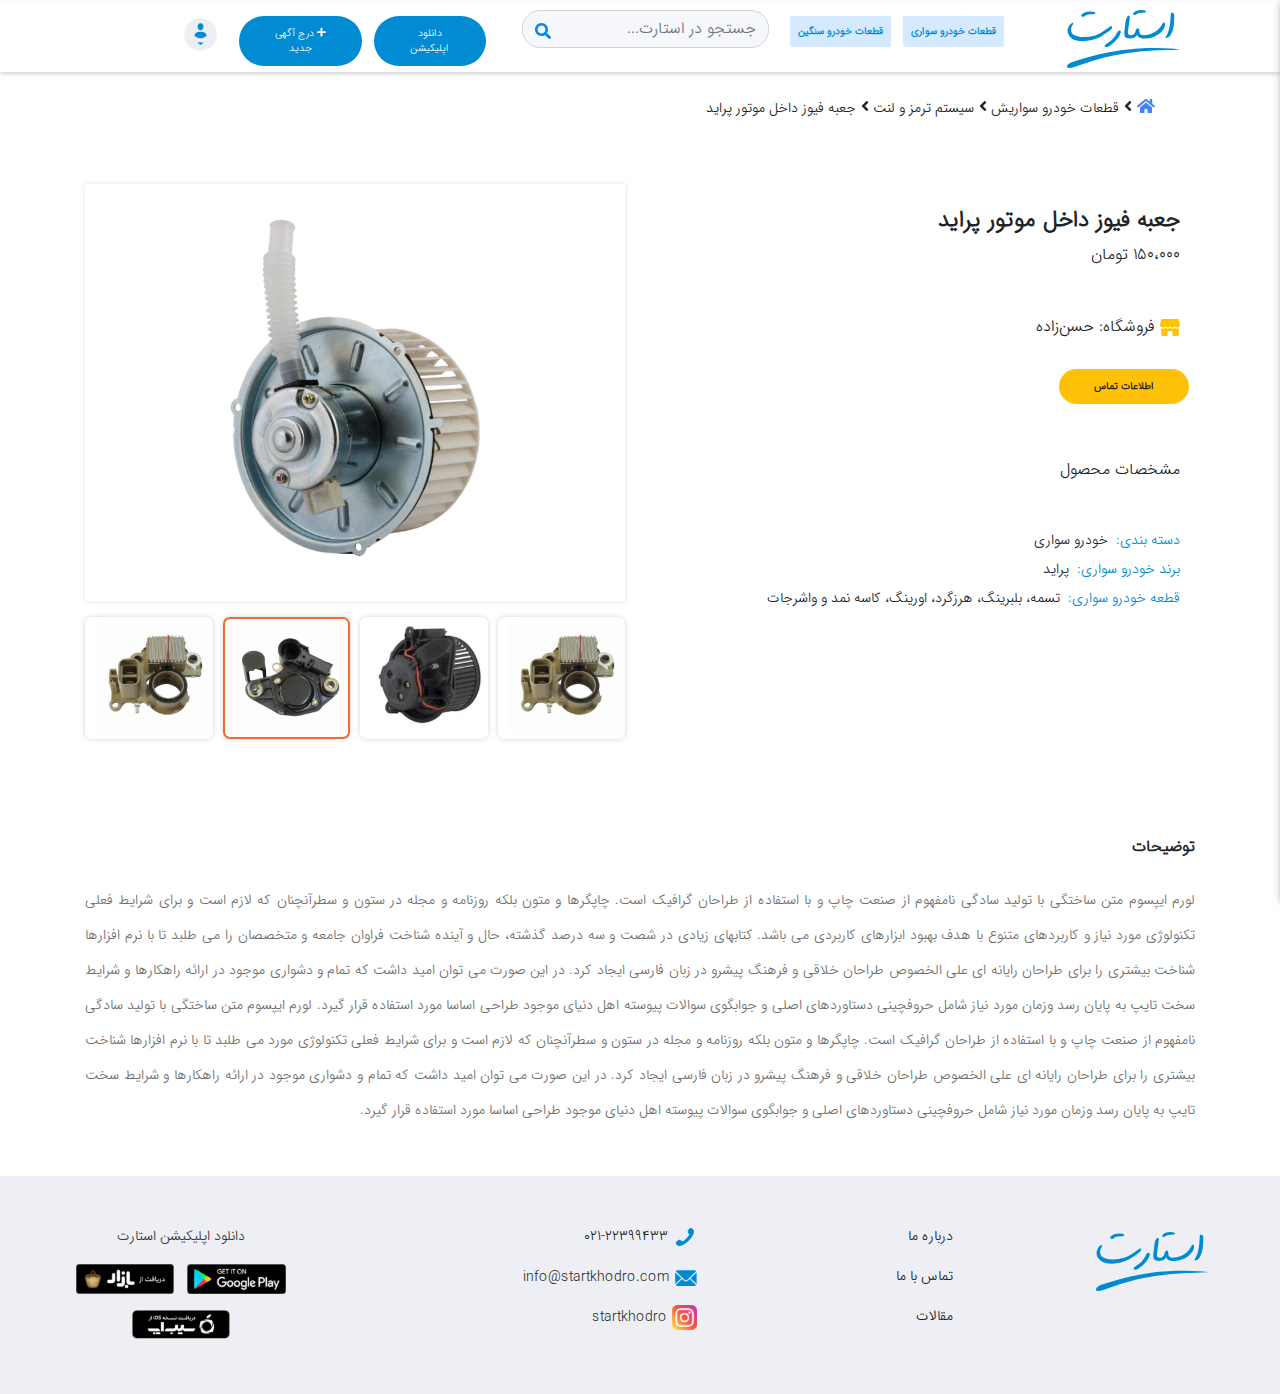
<file: product3.html>
<!DOCTYPE html>
<html lang="fa">
<head>
    <meta charset="UTF-8">
    <meta name="viewport" content="width=device-width, initial-scale=1, shrink-to-fit=no">
    <meta http-equiv="x-ua-compatible" content="ie=edge">
    <title> Start Project </title>
    <script type="text/javascript" src="./theme/js/jquery.min.js"></script>
    <link rel="stylesheet" href="./fontawesome-free-5.14.0-web/css/all.css">
    <link rel="stylesheet" href="theme/css/bootstrap.min.css">
    <link rel="stylesheet" href="theme/css/mdb.min.css">
    <link rel="stylesheet" href="./Owl/owl.carousel.min.css">
    <link rel="stylesheet" href="./Owl/owl.theme.default.min.css">
    <link rel="stylesheet" href="theme/css/style.css">
</head>
<body>


<!-- SideNav slide-out button -->
<a href="#" data-activates="slide-out" class="btn btn-white shadow-none d-lg-none p-3 button-collapse"><i
        class="fas fa-bars"></i></a>

<div class="d-flex justify-content-center mt-n5">
    <img class="img-fluid" src="./theme/images/start-logo.svg" alt="">
</div>

<!-- Sidebar navigation -->

<div class="container-fluid navbar-shadow">
    <div class="container">

        <div id="slide-out" class="side-nav side wide sn-bg-1">
            <ul class="custom-scrollbar pr-0">
                <!-- Logo -->
                <li>
                    <div class="logo-wrapper sn-ad-avatar-wrapper">
                        <a class="" href="#">
                            <img src="./theme/images/admin.png" class="img-fluid float-right main-logo">
                            <span class="text-dark fa-sm mr-3 "  data-toggle="modal" data-target="#centralModalSm">
                            ورود / ثبت نام
                    </span>
                        </a>
                    </div>



                    <div class="logo-wrapper sn-ad-avatar-wrapper">
                        <a class="" href="#">
                            <img src="./theme/images/pppp.svg" class="img-fluid float-right mt-3">
                            <span class="text-dark fa-sm mr-2 ">
                          آگهی‌های من
                    </span>
                        </a>
                    </div>
                </li>
                <!--/. Logo -->
                <!-- Side navigation links -->
                <li>
                    <ul class="collapsible collapsible-accordion">
                        <li>
                            <a class="collapsible-header fa-sm mr-2 text-dark waves-effect arrow-r active">
                                قطعات خودرو سواری
                                <i class="fas fa-angle-down rotate-icon"></i>
                            </a>

                            <div class="collapsible-body">
                                <ul>
                                    <li>
                                        <a href="#" class="waves-effect active text-dark">
                                            <span class="sv-normal mr-5">تست 1</span>
                                        </a>
                                    </li>

                                    <li>
                                        <a href="#" class="waves-effect text-dark">
                                            <span class="sv-normal mr-5">تست 2</span>
                                        </a>
                                    </li>
                                </ul>
                            </div>

                        <li>
                            <a class="collapsible-header mr-2 waves-effect arrow-r active text-dark">
                                قطعات خودرو سنگین
                                <i class="fas fa-angle-down rotate-icon"></i>
                            </a>
                            <div class="collapsible-body ">
                                <ul>
                                    <li>
                                        <a href="#" class="waves-effect active text-dark">
                                            <span class="sv-normal mr-5">تست3</span>
                                        </a>
                                    </li>

                                    <li>
                                        <a href="#" class="waves-effect text-dark">
                                            <span class="sv-normal mr-5">تست4</span>
                                        </a>
                                    </li>
                                </ul>
                            </div>
                        </li>

                        <li class="mt-4">
                            <a class="collapsible-header mr-2 waves-effect arrow-r active text-dark">
                                <img class="img-fluid ml-2" src="./theme/images/aboutus.svg" alt="">
                                درباره ما
                                <i class="fas fa-angle-down rotate-icon"></i>
                            </a>
                        </li>


                        <li>
                            <a class="collapsible-header mr-2 waves-effect arrow-r active text-dark">
                                <img class="img-fluid ml-2" src="./theme/images/contactus.svg" alt="">
                                تماس با ما
                                <i class="fas fa-angle-down rotate-icon"></i>
                            </a>
                        </li>

                        <li>
                            <a class="collapsible-header mr-2 waves-effect arrow-r active text-dark">
                                <img class="img-fluid ml-2" src="./theme/images/article.svg" alt="">
                                مقالات
                                <i class="fas fa-angle-down rotate-icon"></i>
                            </a>
                        </li>


                    </ul>
                </li>

                <!--/. Side navigation links -->
            </ul>
            <div class="sidenav-bg"></div>
        </div>


        <div class="row mt-3">
            <div class="col-md-12 mt-2 d-flex">
                <div class="col-md-2 col-2 d-sm-none main-logo-responsive d-md-block d-lg-inline">
                    <img class="img-fluid" src="./theme/images/main-logo.svg" alt="">
                </div>

                <div class="d-sm-none d-md-block d-lg-inline main-header-btn-responsive">
                    <div class="main-header-btn d-flex">
                        <a class="btn btn-sm shadow-none px-2" href="#">قطعات خودرو سواری</a>
                        <a class="btn btn-sm shadow-none px-2" href="#">قطعات خودرو سنگین</a>
                    </div>
                </div>

                <div class="col-md-3">
                    <div class="active-cyan-4 mb-4 search-input">
                        <input class="form-control position-relative" type="text" placeholder="جستجو در استارت..." aria-label="Search">
                        <i class="fas fa-search position-absolute search-icon"></i>
                    </div>
                </div>


                <div class="col-md-4 col-3 response-style d-flex">
                    <div class="d-sm-none d-md-block d-lg-inline download-app-responsive">
                        <a class="btn btn-sm btn-rounded shadow-none app-download" href="#">دانلود اپلیکیشن</a>
                    </div>

                    <div class="d-sm-none d-md-block d-lg-inline">
                        <a class="btn btn-sm btn-rounded shadow-none app-download" href="#">
                            <i class="fas fa-plus"></i>
                            درج آگهی جدید
                        </a>
                    </div>

                    <div class="d-sm-none d-md-block d-lg-inline">

                        <img class="img-fluid login nav-link dropdown-toggle" id="navbarDropdownMenuLink"
                             data-toggle="dropdown"
                             aria-haspopup="true" aria-expanded="false" src="./theme/images/login.png" alt="">


                        <div class="dropdown-menu dropdown-primary" aria-labelledby="navbarDropdownMenuLink"
                             style="font-size: 13px">
                            <a class="dropdown-item mb-3" data-toggle="modal" data-target="#centralModalSm" href="#">ورود/ثبت نام</a>
                            <a class="dropdown-item" href="#">آگهی‌های من</a>
                        </div>
                    </div>

                </div>

            </div>


        </div>
    </div>
</div>
<div class="modal fade" id="centralModalSm" tabindex="-1" role="dialog" aria-labelledby="myModalLabel"
     aria-hidden="true">

    <!-- Change class .modal-sm to change the size of the modal -->
    <div class="modal-dialog modal-sm"  role="document">


        <div class="modal-content" >
            <div class="modal-header">
                <button type="button" class="close" data-dismiss="modal" aria-label="Close">
                    <span aria-hidden="true">&times;</span>
                </button>
            </div>
            <img class="img-fluid mb-3 mx-auto" style="width: 50px" src="./theme/images/admin.png" alt="">

            <p class="text-center" style="font-size: 12px">لطفا شماره همراه خود را وارد نمایید</p>
            <div class="modal-body">
                <input type="tel">
            </div>
            <div class="modal-footer modal-footer-two">
                <button type="button" class="btn btn-rounded shadow-none modal-btn mx-5">ورود</button>

            </div>
        </div>
    </div>

</div>




<div class="container">
    <div class="row">
        <div class="col-md-12 col-12 mt-4">
            <ul class="list-unstyled">
                <li>
                    <a class="text-dark" href=""><i class="fas fa-home text-primary"></i></a>
                    <i class="fas fa-angle-left"></i>
                    <span class="fa-sm">
                  <a class="text-dark" href="#">  قطعات خودرو سواریش</a>
                </span>
                    <i class="fas fa-angle-left"></i>
                    <span class="fa-sm">
                  <a class="text-dark" href="#"> سیستم ترمز و لنت</a>
                </span>
                    <i class="fas fa-angle-left"></i>
                    <span class="fa-sm">
                  <a class="text-dark" href="#"> جعبه فیوز داخل موتور پراید</a>
                </span>
                </li>
            </ul>
        </div>

    </div>
</div>



<div class="container">
    <div class="row mt-5">
        <div class="col-md-6 d-lg-block d-md-block d-sm-none">
            <div class="col-md-12 mt-4">
                <h4 class="h4-responsive font-weight-bold">
                    جعبه فیوز داخل موتور پراید
                </h4>

                <span>
                    150،000 تومان
                    </span>
            </div>


            <div class="col-md-12 mt-5">
                <img class="img-fluid store-icon-size" src="./theme/images/store.svg" alt="">
                       <span>
                        فروشگاه: حسن‌زاده
                       </span>
            </div>


            <div class="mt-4 mb-5">
                <a class="btn btn-sm btn-rounded font-weight-bold shadow-none btn-style text-center amber" href="#">
                    اطلاعات تماس
                </a>
            </div>


            <div class="col-md-12">
                   <span class="mt-5">
                       مشخصات محصول
                   </span>

                <div class="mt-5 mb-2">
                    <div class="d-flex mb-2 text-size">
                        <div class="ml-2 blue-color ">
                            دسته بندی:
                        </div>
                        <div class="">
                             <span>
                            خودرو سواری
                            </span>
                        </div>
                    </div>

                    <div class="d-flex mb-2 text-size">
                        <div class=" ml-2 blue-color">
                            برند خودرو سواری:
                        </div>
                        <div class="">
                             <span>
                           پراید
                            </span>
                        </div>
                    </div>

                    <div class="d-flex mb-2 text-size">
                        <div class="ml-2 blue-color">
                            قطعه خودرو سواری:
                        </div>
                        <div class="">
                             <span>
                           تسمه، بلبرینگ، هرزگرد، اورینگ، کاسه نمد و واشرجات
                            </span>
                        </div>
                    </div>


                </div>


            </div>


        </div>

        <div class="col-md-6 d-lg-block d-md-block d-sm-none">
            <div class="images-box text-center py-4 px-4">
                <a href=""><img class="img-fluid w-75 " src="./theme/images/abzar.png" alt=""></a>
            </div>

            <div class=" mt-3 mb-5 image-box">
                <div class="next-image">
                    <a href=""><img class="img-fluid" src="./theme/images/nnn.png" alt=""></a>
                </div>
                <div class="next-image ">
                    <a href=""><img class="img-fluid" src="./theme/images/ccc.png" alt=""></a>
                </div>
                <div class="next-image active-box">
                    <a href=""><img class="img-fluid" src="./theme/images/vvv.png" alt=""></a>
                </div>
                <div class="next-image">
                    <a href=""><img class="img-fluid" src="./theme/images/nnn.png" alt=""></a>
                </div>
            </div>
        </div>
    </div>


    <!--    form mobile    -->
    <div class="row">
        <div class="col-12 d-lg-none d-md-none">
            <div class="owl-carousel owl-theme owl-loaded" style="direction: ltr">
                <div class="owl-stage-outer">
                    <div class="owl-stage d-flex">

                        <div class="owl-item">
                            <a href="#"><img class="img-fluid " src="./theme/images/abzar.png"
                                             alt=""></a>
                        </div>

                        <div class="owl-item">
                            <a href="#"><img class="img-fluid " src="./theme/images/abzar.png"
                                             alt=""></a>
                        </div>

                        <div class="owl-item">
                            <a href="#"><img class="img-fluid " src="./theme/images/abzar.png"
                                             alt=""></a>
                        </div>

                        <div class="owl-item">
                            <a href="#"><img class="img-fluid " src="./theme/images/abzar.png"
                                             alt=""></a>
                        </div>

                        <div class="owl-item">
                            <a href="#"><img class="img-fluid " src="./theme/images/abzar.png"
                                             alt=""></a>
                        </div>


                    </div>
                </div>
            </div>

        </div>


        <div class="col-12 d-lg-none d-md-none">
            <div class="mb-5 mt-3">
                 <span>
                    جعبه فیوز داخل موتور پراید
                </span>

            </div>

            <div class="grouping-style p-1">
                    <span class="blue-color fa-sm mb-1">
                        دسته‌بندی
                    </span>
            </div>

            <div class="mt-1">
                    <span class="fa-sm">
                    خودرو سواری
                   </span>

            </div>


            <div class="grouping-style p-1 mt-1">
                    <span class="blue-color fa-sm">
                     برند خودرو سواری
                    </span>
            </div>

            <div class="mt-1">
                 <span class="fa-sm">
                    پراید
                </span>

            </div>


            <div class="grouping-style p-1 mt-1">
                    <span class="blue-color fa-sm">
                      قطعه خودرو سواری
                    </span>
            </div>

            <span class="fa-sm">
                    تسمه، بلبرینگ، هرزگرد، اورینگ، کاسه نمد و واشرجات
                </span>
        </div>
    </div>


    <div class="row mt-5">
        <div class="col-md-12">
                <span class="font-weight-bold">
                    توضیحات
                </span>

            <article class="paragraph-text mt-4 mb-5 text-justify ">
                لورم ایپسوم متن ساختگی با تولید سادگی نامفهوم از صنعت چاپ و با استفاده از طراحان گرافیک است. چاپگرها
                و متون بلکه روزنامه و مجله در ستون و سطرآنچنان که لازم است و برای شرایط فعلی تکنولوژی مورد نیاز و
                کاربردهای متنوع با هدف بهبود ابزارهای کاربردی می باشد. کتابهای زیادی در شصت و سه درصد گذشته، حال و
                آینده شناخت فراوان جامعه و متخصصان را می طلبد تا با نرم افزارها شناخت بیشتری را برای طراحان رایانه
                ای علی الخصوص طراحان خلاقی و فرهنگ پیشرو در زبان فارسی ایجاد کرد. در این صورت می توان امید داشت که
                تمام و دشواری موجود در ارائه راهکارها و شرایط سخت تایپ به پایان رسد وزمان مورد نیاز شامل حروفچینی
                دستاوردهای اصلی و جوابگوی سوالات پیوسته اهل دنیای موجود طراحی اساسا مورد استفاده قرار گیرد.
                لورم ایپسوم متن ساختگی با تولید سادگی نامفهوم از صنعت چاپ و با استفاده از طراحان گرافیک است. چاپگرها
                و متون بلکه روزنامه و مجله در ستون و سطرآنچنان که لازم است و برای شرایط فعلی تکنولوژی مورد می طلبد
                تا با نرم افزارها شناخت بیشتری را برای طراحان رایانه ای علی الخصوص طراحان خلاقی و فرهنگ پیشرو در
                زبان فارسی ایجاد کرد. در این صورت می توان امید داشت که تمام و دشواری موجود در ارائه راهکارها و شرایط
                سخت تایپ به پایان رسد وزمان مورد نیاز شامل حروفچینی دستاوردهای اصلی و جوابگوی سوالات پیوسته اهل
                دنیای موجود طراحی اساسا مورد استفاده قرار گیرد.
            </article>

        </div>
    </div>


</div>


</div>


<div class="d-lg-none d-md-none d-sm-block footer-shadow">
    <div class="container">
        <div class="row">
            <div class="col-6">
                <div class="">
                     <span class="fa-sm">
                        150,000  تومان
                    </span>

                </div>




                <div class="">
                    <img class="img-fluid store-size-image" src="./theme/images/store.svg" alt="">
                    <span class="fa-sm">
                        فروشگاه : حسن زاده
                    </span>
                </div>


            </div>


            <div class="col-6">
                <div class="mt-2">
                    <a class="btn btn-sm btn-rounded shadow-none btn-style-footer text-center amber" href="#">
                        اطلاعات تماس
                    </a>
                </div>

            </div>
        </div>
    </div>
</div>





<!-- Footer -->
<footer>
    <div class="mask page-footer footer-responsive text-dark">

        <div class="row py-lg-5 py-md-5 mr-lg-5 mr-md-5 mr-sm-0">

            <div class="col-lg-2 col-md-2 col-12 mx-2 mt-2 text-lg-right text-md-right text-sm-right d-md-inline start-logo">
                <img class="img-fluid mb-2" src="./theme/images/main-logo.svg" alt="">
            </div>


            <div class="col-lg-2 col-md-4 d-sm-none d-lg-block d-md-block text-right contact-us-footer">
                <ul class="list-unstyled ">
                    <li class="mb-3">
                        <a class="text-dark text-size" href="#">درباره ما</a>
                    </li>
                    <li class="mb-3">
                        <a class="text-dark text-size" href="#">تماس با ما</a>
                    </li>
                    <li class="mb-3">
                        <a class="text-dark text-size" href="#">مقالات</a>
                    </li>
                </ul>
            </div>


            <div class="col-lg-4 col-md-4 d-sm-none mr-5 d-lg-block d-md-block text-right contact-us-footer">
                <ul class="list-unstyled ">
                    <li class="mb-3">
                        <img class="img-fluid" src="./theme/images/phone.svg" alt="">
                        <a class="text-dark text-size" href="#">021-22399433</a>
                    </li>
                    <li class="mb-3">
                        <img class="img-fluid" src="./theme/images/email.svg" alt="">
                        <a class="text-dark text-size" href="#">info@startkhodro.com</a>
                    </li>
                    <li class="mb-3">
                        <img class="img-fluid" src="./theme/images/instagram.svg" alt="">
                        <a class="text-dark text-size" href="#">startkhodro</a>
                    </li>
                </ul>
            </div>


            <div class="col-lg-3 col-md-3  text-right ml-lg-n5 social-footer text-center">
                    <span class="fa-sm">
                        دانلود اپلیکیشن استارت
                    </span>

                <div class="mt-3 app-icon-responsive">
                    <img class="img-fluid ml-2" src="./theme/images/social-images/googleplay.svg" alt="">
                    <img class="img-fluid" src="./theme/images/social-images/cafebazar.svg" alt="">
                </div>

                <div class="mt-3 app-icon-responsive">
                    <img class="img-fluid text-center" src="./theme/images/social-images/sibapp.svg" alt="">
                </div>


                <div class="mt-3 d-lg-none d-md-none">
                      <span class="fa-sm mt-3">
                    ما را در شبکه‌های اجتماعی دنبال کنید
                    </span>

                    <div class="mt-3 app-icon-responsive">
                        <img class="img-fluid ml-2" src="./theme/images/start-instagram.svg" alt="">
                    </div>

                </div>

            </div>


        </div>


    </div>
</footer>










<script type="text/javascript" src="./theme/js/popper.min.js"></script>
<script type="text/javascript" src="./theme/js/bootstrap.min.js"></script>
<script type="text/javascript" src="./theme/js/mdb.min.js"></script>

<script src="./Owl/owl.carousel.min.js"></script>
<script src="theme/js/sidenav.min.js"></script>
<script src="theme/js/sidenavFunction.js"></script>
<script src="fontawesome-free-5.14.0-web/js/all.js"></script>

<script>
    $(document).ready(function () {

        $(".owl-carousel").owlCarousel({
            margin: 10,
            loop: true,
            responsive: {

                360: {
                    items: 1
                },

                768: {
                    items: 1
                },

                1024: {
                    items: 1
                },

            },
            nav: true,

        });


    });

</script>

</body>
</html>
</file>
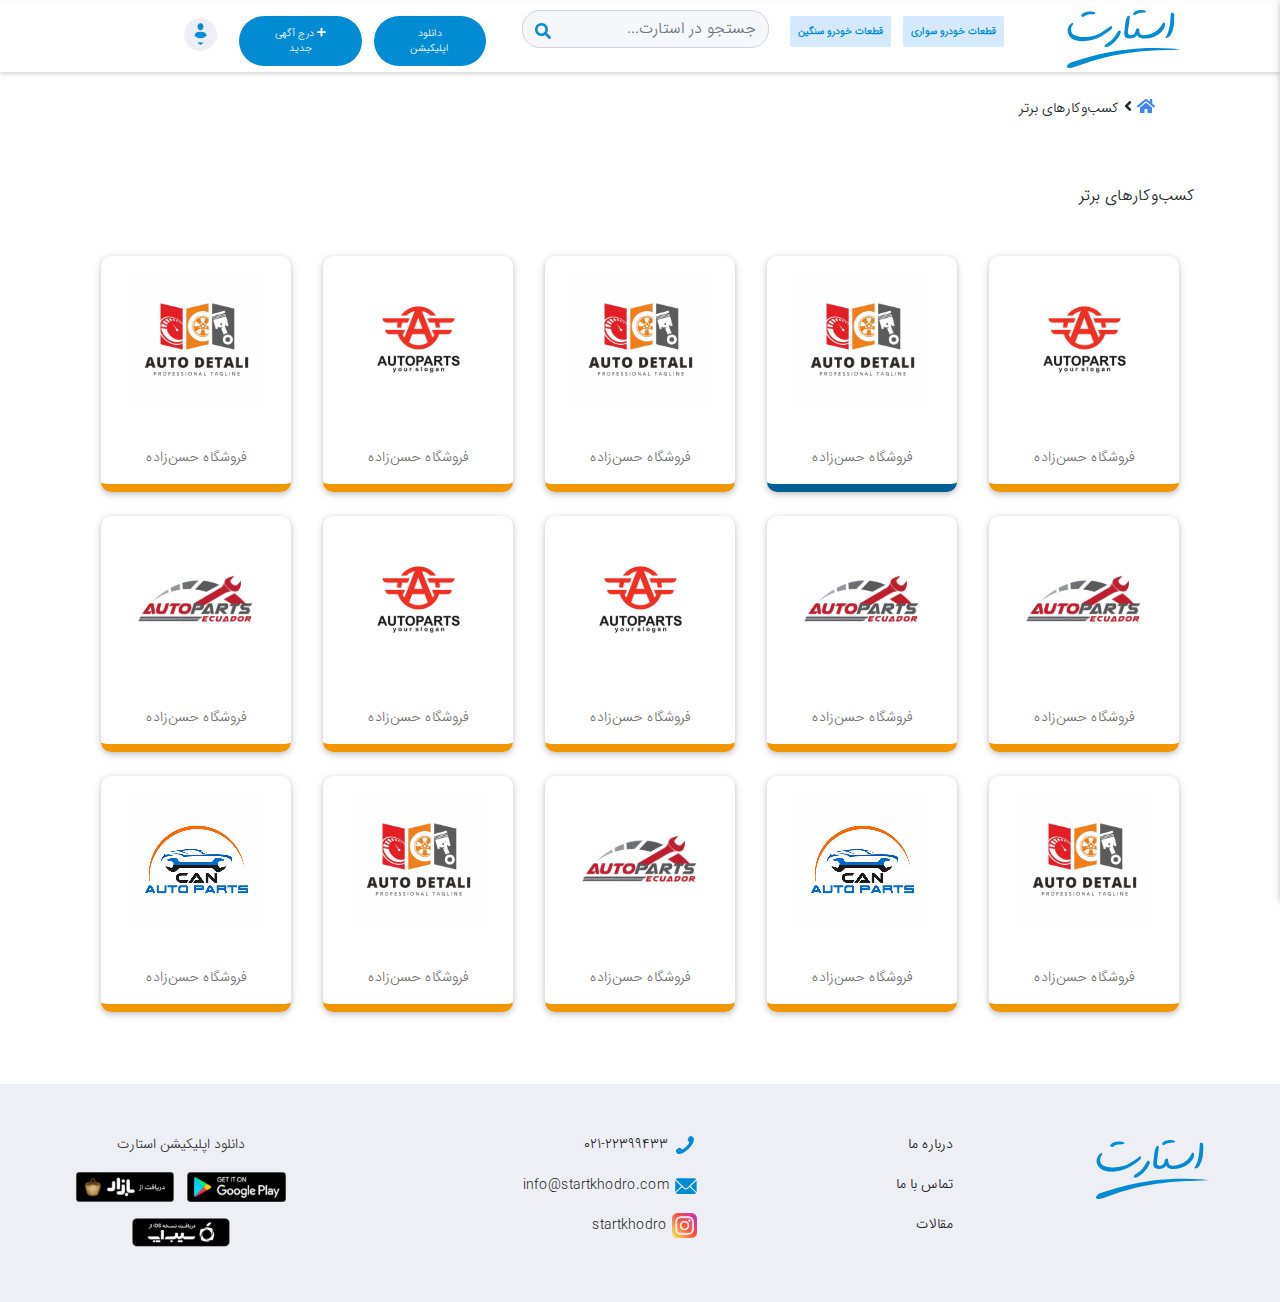
<file: product4.html>
<!DOCTYPE html>
<html lang="fa">
<head>
    <meta charset="UTF-8">
    <meta name="viewport" content="width=device-width, initial-scale=1, shrink-to-fit=no">
    <meta http-equiv="x-ua-compatible" content="ie=edge">
    <title> Start Project </title>
    <script type="text/javascript" src="./theme/js/jquery.min.js"></script>
    <link rel="stylesheet" href="./fontawesome-free-5.14.0-web/css/all.css">
    <link rel="stylesheet" href="theme/css/bootstrap.min.css">
    <link rel="stylesheet" href="theme/css/mdb.min.css">
    <link rel="stylesheet" href="./Owl/owl.carousel.min.css">
    <link rel="stylesheet" href="./Owl/owl.theme.default.min.css">
    <link rel="stylesheet" href="theme/css/style.css">
</head>
<body>
<!-- SideNav slide-out button -->
<a href="#" data-activates="slide-out" class="btn btn-white shadow-none d-lg-none p-3 button-collapse"><i
        class="fas fa-bars"></i></a>

<div class="d-flex justify-content-center mt-n5">
    <img class="img-fluid" src="./theme/images/start-logo.svg" alt="">
</div>

<!-- Sidebar navigation -->

<div class="container-fluid navbar-shadow">
    <div class="container">

        <div id="slide-out" class="side-nav side wide sn-bg-1">
            <ul class="custom-scrollbar pr-0">
                <!-- Logo -->
                <li>
                    <div class="logo-wrapper sn-ad-avatar-wrapper">
                        <a class="" href="#">
                            <img src="./theme/images/admin.png" class="img-fluid float-right main-logo">
                            <span class="text-dark fa-sm mr-3 "  data-toggle="modal" data-target="#centralModalSm">
                            ورود / ثبت نام
                    </span>
                        </a>
                    </div>



                    <div class="logo-wrapper sn-ad-avatar-wrapper">
                        <a class="" href="#">
                            <img src="./theme/images/pppp.svg" class="img-fluid float-right mt-3">
                            <span class="text-dark fa-sm mr-2 ">
                          آگهی‌های من
                    </span>
                        </a>
                    </div>
                </li>
                <!--/. Logo -->
                <!-- Side navigation links -->
                <li>
                    <ul class="collapsible collapsible-accordion">
                        <li>
                            <a class="collapsible-header fa-sm mr-2 text-dark waves-effect arrow-r active">
                                قطعات خودرو سواری
                                <i class="fas fa-angle-down rotate-icon"></i>
                            </a>

                            <div class="collapsible-body">
                                <ul>
                                    <li>
                                        <a href="#" class="waves-effect active text-dark">
                                            <span class="sv-normal mr-5">تست 1</span>
                                        </a>
                                    </li>

                                    <li>
                                        <a href="#" class="waves-effect text-dark">
                                            <span class="sv-normal mr-5">تست 2</span>
                                        </a>
                                    </li>
                                </ul>
                            </div>

                        <li>
                            <a class="collapsible-header mr-2 waves-effect arrow-r active text-dark">
                                قطعات خودرو سنگین
                                <i class="fas fa-angle-down rotate-icon"></i>
                            </a>
                            <div class="collapsible-body ">
                                <ul>
                                    <li>
                                        <a href="#" class="waves-effect active text-dark">
                                            <span class="sv-normal mr-5">تست3</span>
                                        </a>
                                    </li>

                                    <li>
                                        <a href="#" class="waves-effect text-dark">
                                            <span class="sv-normal mr-5">تست4</span>
                                        </a>
                                    </li>
                                </ul>
                            </div>
                        </li>

                        <li class="mt-4">
                            <a class="collapsible-header mr-2 waves-effect arrow-r active text-dark">
                                <img class="img-fluid ml-2" src="./theme/images/aboutus.svg" alt="">
                                درباره ما
                                <i class="fas fa-angle-down rotate-icon"></i>
                            </a>
                        </li>


                        <li>
                            <a class="collapsible-header mr-2 waves-effect arrow-r active text-dark">
                                <img class="img-fluid ml-2" src="./theme/images/contactus.svg" alt="">
                                تماس با ما
                                <i class="fas fa-angle-down rotate-icon"></i>
                            </a>
                        </li>

                        <li>
                            <a class="collapsible-header mr-2 waves-effect arrow-r active text-dark">
                                <img class="img-fluid ml-2" src="./theme/images/article.svg" alt="">
                                مقالات
                                <i class="fas fa-angle-down rotate-icon"></i>
                            </a>
                        </li>


                    </ul>
                </li>

                <!--/. Side navigation links -->
            </ul>
            <div class="sidenav-bg"></div>
        </div>


        <div class="row mt-3">
            <div class="col-md-12 mt-2 d-flex">
                <div class="col-md-2 col-2 d-sm-none main-logo-responsive d-md-block d-lg-inline">
                    <img class="img-fluid" src="./theme/images/main-logo.svg" alt="">
                </div>

                <div class="d-sm-none d-md-block d-lg-inline main-header-btn-responsive">
                    <div class="main-header-btn d-flex">
                        <a class="btn btn-sm shadow-none px-2" href="#">قطعات خودرو سواری</a>
                        <a class="btn btn-sm shadow-none px-2" href="#">قطعات خودرو سنگین</a>
                    </div>
                </div>

                <div class="col-md-3">
                    <div class="active-cyan-4 mb-4 search-input">
                        <input class="form-control position-relative" type="text" placeholder="جستجو در استارت..." aria-label="Search">
                        <i class="fas fa-search position-absolute search-icon"></i>
                    </div>
                </div>


                <div class="col-md-4 col-3 response-style d-flex">
                    <div class="d-sm-none d-md-block d-lg-inline download-app-responsive">
                        <a class="btn btn-sm btn-rounded shadow-none app-download" href="#">دانلود اپلیکیشن</a>
                    </div>

                    <div class="d-sm-none d-md-block d-lg-inline">
                        <a class="btn btn-sm btn-rounded shadow-none app-download" href="#">
                            <i class="fas fa-plus"></i>
                            درج آگهی جدید
                        </a>
                    </div>

                    <div class="d-sm-none d-md-block d-lg-inline">

                        <img class="img-fluid login nav-link dropdown-toggle" id="navbarDropdownMenuLink"
                             data-toggle="dropdown"
                             aria-haspopup="true" aria-expanded="false" src="./theme/images/login.png" alt="">


                        <div class="dropdown-menu dropdown-primary" aria-labelledby="navbarDropdownMenuLink"
                             style="font-size: 13px">
                            <a class="dropdown-item mb-3" data-toggle="modal" data-target="#centralModalSm" href="#">ورود/ثبت نام</a>
                            <a class="dropdown-item" href="#">آگهی‌های من</a>
                        </div>
                    </div>

                </div>

            </div>


        </div>
    </div>
</div>
<div class="modal fade" id="centralModalSm" tabindex="-1" role="dialog" aria-labelledby="myModalLabel"
     aria-hidden="true">

    <!-- Change class .modal-sm to change the size of the modal -->
    <div class="modal-dialog modal-sm"  role="document">


        <div class="modal-content" >
            <div class="modal-header">
                <button type="button" class="close" data-dismiss="modal" aria-label="Close">
                    <span aria-hidden="true">&times;</span>
                </button>
            </div>
            <img class="img-fluid mb-3 mx-auto" style="width: 50px" src="./theme/images/admin.png" alt="">

            <p class="text-center" style="font-size: 12px">لطفا شماره همراه خود را وارد نمایید</p>
            <div class="modal-body">
                <input type="tel">
            </div>
            <div class="modal-footer modal-footer-two">
                <button type="button" class="btn btn-rounded shadow-none modal-btn mx-5">ورود</button>

            </div>
        </div>
    </div>

</div>




<div class="container">
    <div class="row">
        <div class="col-md-12 col-12 mt-4">
            <ul class="list-unstyled">
                <li>
                    <i class="fas fa-home text-primary"></i>
                    <i class="fas fa-angle-left"></i>
                    <span class="fa-sm">
                    کسب‌وکارهای برتر
                </span>
                </li>
            </ul>
        </div>

    </div>

</div>





        <div class="container">
            <div class="row mt-5">
                <div class="col-md-12">
            <span>
                کسب‌وکارهای برتر
            </span>
                </div>
            </div>
        </div>




    <div class="container">
        <div class="row grid-style mt-5 mb-5 mx-0">

                <div class="">
                    <div class="card card-body-color mx-3 mb-4 image-size">
                        <div class="text-center my-3">
                            <img class="card-img-top m-auto img-fluid" src="./theme/images/autopars.svg" alt="">
                        </div>
                        <div class="card-body card-body-color text-sm-center text-md-center card-body-style  p-0">
                            <p class="card-text text-md-center mt-4 mb-3 text-sm-center text-size">
                                فروشگاه حسن‌زاده
                            </p>
                        </div>
                    </div>
                    <div class="card card-body-color mx-3 mb-4 image-size">
                        <div class="text-center my-3">
                            <img class="card-img-top m-auto img-fluid" src="./theme/images/autoparts.svg" alt="">
                        </div>
                        <div class="card-body card-body-color card-body-style  p-0">
                            <p class="card-text text-md-center mt-4 mb-3 text-sm-center text-size">
                                فروشگاه حسن‌زاده
                            </p>
                        </div>
                    </div>
                    <div class="card card-body-color mx-3 mb-4 image-size">
                        <div class="text-center my-3">
                            <img class="card-img-top m-auto img-fluid" src="./theme/images/autodetali.svg" alt="">
                        </div>
                        <div class="card-body card-body-color card-body-style  p-0">
                            <p class="card-text text-md-center mt-4 mb-3 text-sm-center text-size">
                                فروشگاه حسن‌زاده
                            </p>
                        </div>
                    </div>
                </div>

                <div class="">
                    <div class="card card-body-color mx-3 mb-4 image-size">
                        <div class="text-center my-3">
                            <img class="card-img-top m-auto img-fluid" src="./theme/images/autodetali.svg" alt="">
                        </div>
                        <div class="card-body card-body-style-1 card-body-style  p-0">
                            <p class="card-text text-md-center mt-4 mb-3 text-sm-center text-size">
                                فروشگاه حسن‌زاده
                            </p>
                        </div>
                    </div>
                    <div class="card card-body-color mx-3 mb-4 image-size">
                        <div class="text-center my-3">
                            <img class="card-img-top m-auto img-fluid" src="./theme/images/autoparts.svg" alt="">
                        </div>
                        <div class="card-body card-body-color card-body-style  p-0">
                            <p class="card-text text-md-center mt-4 mb-3 text-sm-center text-size">
                                فروشگاه حسن‌زاده
                            </p>
                        </div>
                    </div>
                    <div class="card card-body-color mx-3 mb-4 image-size">
                        <div class="text-center my-3">
                            <img class="card-img-top m-auto img-fluid" src="./theme/images/can-autoparts.svg" alt="">
                        </div>
                        <div class="card-body card-body-color card-body-style  p-0">
                            <p class="card-text text-md-center mt-4 mb-3 text-sm-center text-size">
                                فروشگاه حسن‌زاده
                            </p>
                        </div>
                    </div>
                </div>

                <div class="">
                    <div class="card card-body-color mx-3 mb-4 image-size">
                        <div class="text-center my-3">
                            <img class="card-img-top m-auto img-fluid" src="./theme/images/autodetali.svg" alt="">
                        </div>
                        <div class="card-body card-body-color card-body-style  p-0">
                            <p class="card-text text-md-center mt-4 mb-3 text-sm-center text-size">
                                فروشگاه حسن‌زاده
                            </p>
                        </div>
                    </div>
                    <div class="card card-body-color mx-3 mb-4 image-size">
                        <div class="text-center my-3">
                            <img class="card-img-top m-auto img-fluid" src="./theme/images/autopars.svg" alt="">
                        </div>
                        <div class="card-body card-body-color card-body-style  p-0">
                            <p class="card-text text-md-center mt-4 mb-3 text-sm-center text-size">
                                فروشگاه حسن‌زاده
                            </p>
                        </div>
                    </div>
                    <div class="card card-body-color mx-3 mb-4 image-size">
                        <div class="text-center my-3">
                            <img class="card-img-top m-auto img-fluid" src="./theme/images/autoparts.svg" alt="">
                        </div>
                        <div class="card-body card-body-color card-body-style  p-0">
                            <p class="card-text text-md-center mt-4 mb-3 text-sm-center text-size">
                                فروشگاه حسن‌زاده
                            </p>
                        </div>
                    </div>
                </div>

                <div class="">
                    <div class="card card-body-color mx-3 mb-4 image-size">
                        <div class="text-center my-3">
                            <img class="card-img-top m-auto img-fluid" src="./theme/images/autopars.svg" alt="">
                        </div>
                        <div class="card-body card-body-color card-body-style  p-0">
                            <p class="card-text text-md-center mt-4 mb-3 text-sm-center text-size">
                                فروشگاه حسن‌زاده
                            </p>
                        </div>
                    </div>
                    <div class="card card-body-color mx-3 mb-4 image-size">
                        <div class="text-center my-3">
                            <img class="card-img-top m-auto img-fluid" src="./theme/images/autopars.svg" alt="">
                        </div>
                        <div class="card-body card-body-color card-body-style  p-0">
                            <p class="card-text text-md-center mt-4 mb-3 text-sm-center text-size">
                                فروشگاه حسن‌زاده
                            </p>
                        </div>
                    </div>
                    <div class="card card-body-color mx-3 mb-4 image-size">
                        <div class="text-center my-3">
                            <img class="card-img-top m-auto img-fluid" src="./theme/images/autodetali.svg" alt="">
                        </div>
                        <div class="card-body card-body-color card-body-style  p-0">
                            <p class="card-text text-md-center mt-4 mb-3 text-sm-center text-size">
                                فروشگاه حسن‌زاده
                            </p>
                        </div>
                    </div>
                </div>

                <div class="">
                    <div class="card card-body-color mx-3 mb-4 image-size">
                        <div class="text-center my-3">
                            <img class="card-img-top m-auto img-fluid" src="./theme/images/autodetali.svg" alt="">
                        </div>
                        <div class="card-body card-body-color card-body-style  p-0">
                            <p class="card-text text-md-center mt-4 mb-3 text-sm-center text-size">
                                فروشگاه حسن‌زاده
                            </p>
                        </div>
                    </div>
                    <div class="card card-body-color mx-3 mb-4 image-size">
                        <div class="text-center my-3">
                            <img class="card-img-top m-auto img-fluid" src="./theme/images/autoparts.svg" alt="">
                        </div>
                        <div class="card-body card-body-color card-body-style  p-0">
                            <p class="card-text text-md-center mt-4 mb-3 text-sm-center text-size">
                                فروشگاه حسن‌زاده
                            </p>
                        </div>
                    </div>
                    <div class="card card-body-color mx-3 mb-4 image-size">
                        <div class="text-center my-3">
                            <img class="card-img-top m-auto img-fluid" src="./theme/images/can-autoparts.svg" alt="">
                        </div>
                        <div class="card-body card-body-color card-body-style  p-0">
                            <p class="card-text text-md-center mt-4 mb-3 text-sm-center text-size">
                                فروشگاه حسن‌زاده
                            </p>
                        </div>
                    </div>
                </div>

        </div>
    </div>




















</div>








<!-- Footer -->
<footer>
    <div class="mask page-footer text-dark">

        <div class="row py-lg-5 py-md-5 mr-lg-5 mr-md-5 mr-sm-0">

            <div class="col-lg-2 col-md-2 col-12 mx-2 mt-2 text-lg-right text-md-right text-sm-right d-md-inline start-logo">
                <img class="img-fluid mb-2" src="./theme/images/main-logo.svg" alt="">
            </div>


            <div class="col-lg-2 col-md-4 d-sm-none d-lg-block d-md-block text-right contact-us-footer">
                <ul class="list-unstyled ">
                    <li class="mb-3">
                        <a class="text-dark text-size" href="#">درباره ما</a>
                    </li>
                    <li class="mb-3">
                        <a class="text-dark text-size" href="#">تماس با ما</a>
                    </li>
                    <li class="mb-3">
                        <a class="text-dark text-size" href="#">مقالات</a>
                    </li>
                </ul>
            </div>


            <div class="col-lg-4 col-md-4 d-sm-none mr-5 d-lg-block d-md-block text-right contact-us-footer">
                <ul class="list-unstyled ">
                    <li class="mb-3">
                        <img class="img-fluid" src="./theme/images/phone.svg" alt="">
                        <a class="text-dark text-size" href="#">021-22399433</a>
                    </li>
                    <li class="mb-3">
                        <img class="img-fluid" src="./theme/images/email.svg" alt="">
                        <a class="text-dark text-size" href="#">info@startkhodro.com</a>
                    </li>
                    <li class="mb-3">
                        <img class="img-fluid" src="./theme/images/instagram.svg" alt="">
                        <a class="text-dark text-size" href="#">startkhodro</a>
                    </li>
                </ul>
            </div>


            <div class="col-lg-3 col-md-3  text-right ml-lg-n5 social-footer text-center">
                    <span class="fa-sm">
                        دانلود اپلیکیشن استارت
                    </span>

                <div class="mt-3 app-icon-responsive">
                    <img class="img-fluid ml-2" src="./theme/images/social-images/googleplay.svg" alt="">
                    <img class="img-fluid" src="./theme/images/social-images/cafebazar.svg" alt="">
                </div>

                <div class="mt-3 app-icon-responsive">
                    <img class="img-fluid text-center" src="./theme/images/social-images/sibapp.svg" alt="">
                </div>


                <div class="mt-3 d-lg-none d-md-none">
                      <span class="fa-sm mt-3">
                    ما را در شبکه‌های اجتماعی دنبال کنید
                    </span>

                    <div class="mt-3 app-icon-responsive">
                        <img class="img-fluid ml-2" src="./theme/images/start-instagram.svg" alt="">
                    </div>

                </div>

            </div>


        </div>


    </div>
</footer>



<script type="text/javascript" src="./theme/js/popper.min.js"></script>
<script type="text/javascript" src="./theme/js/bootstrap.min.js"></script>
<script type="text/javascript" src="./theme/js/mdb.min.js"></script>

<script src="./Owl/owl.carousel.min.js"></script>
<script src="theme/js/sidenav.min.js"></script>
<script src="theme/js/sidenavFunction.js"></script>
<script src="fontawesome-free-5.14.0-web/js/all.js"></script>

<script>
    $(document).ready(function () {

        $(".owl-carousel").owlCarousel({
            margin: 10,
            loop: true,
            responsive: {

                360: {
                    items: 2
                },

                768: {
                    items: 3
                },

                1024: {
                    items: 4
                },

            },
            nav: true,

        });


    });

</script>

</body>
</html>
</file>
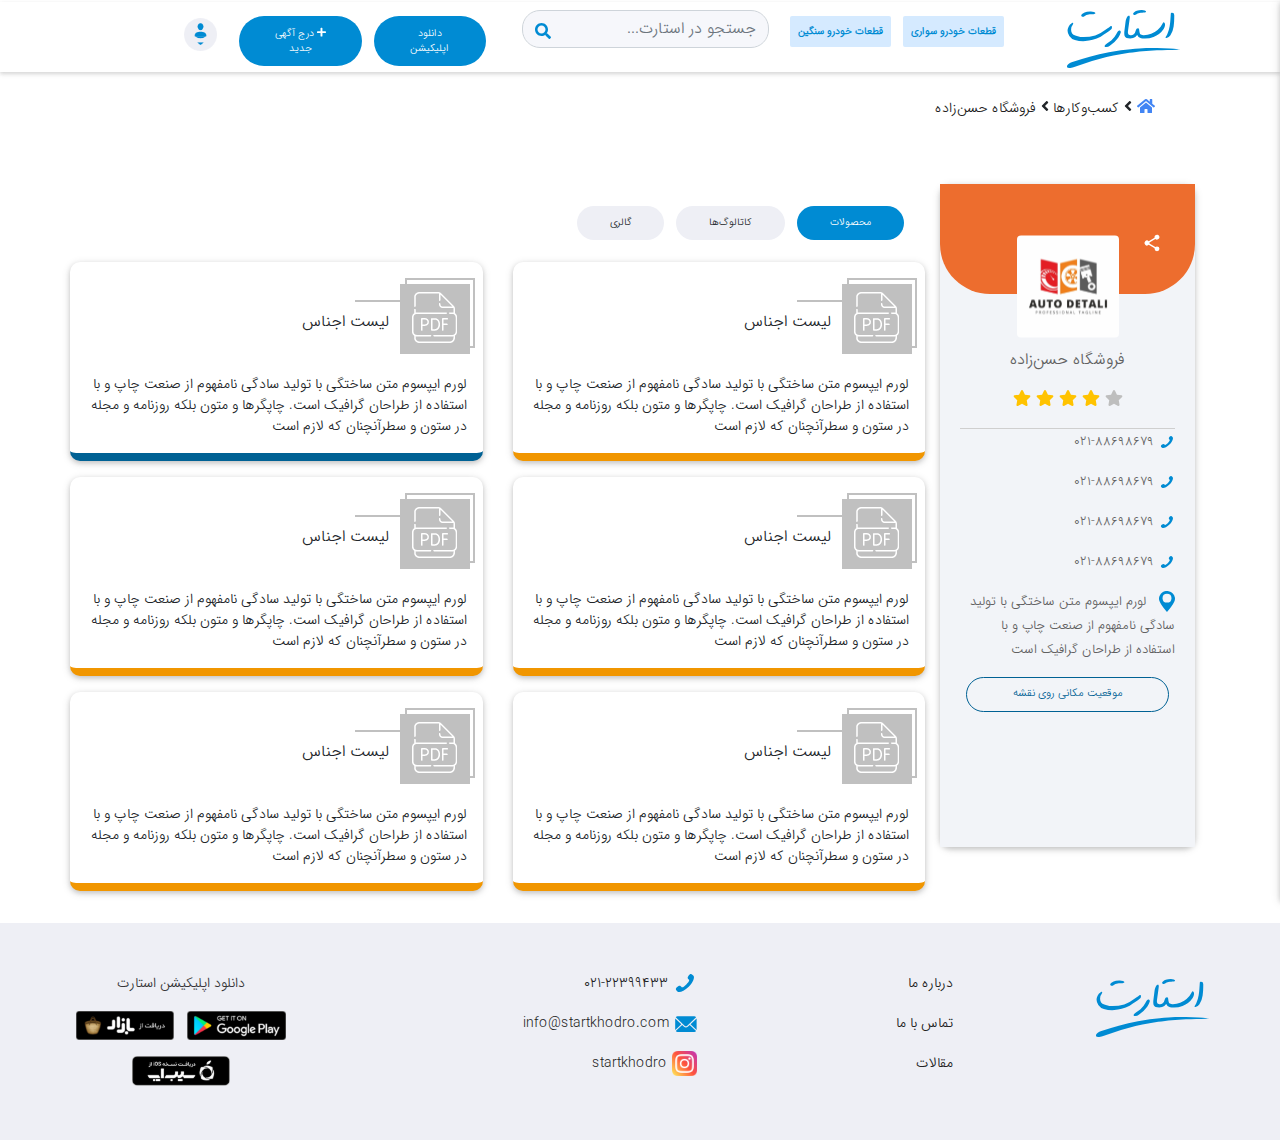
<file: product6.html>
<!DOCTYPE html>
<html lang="fa">
<head>
    <meta charset="UTF-8">
    <meta name="viewport" content="width=device-width, initial-scale=1, shrink-to-fit=no">
    <meta http-equiv="x-ua-compatible" content="ie=edge">
    <title> Start Project </title>
    <script type="text/javascript" src="./theme/js/jquery.min.js"></script>
    <link rel="stylesheet" href="./fontawesome-free-5.14.0-web/css/all.css">
    <link rel="stylesheet" href="theme/css/bootstrap.min.css">
    <link rel="stylesheet" href="theme/css/mdb.min.css">
    <link rel="stylesheet" href="./Owl/owl.carousel.min.css">
    <link rel="stylesheet" href="./Owl/owl.theme.default.min.css">
    <link rel="stylesheet" href="theme/css/style.css">
</head>
<body>

<!-- SideNav slide-out button -->
<a href="#" data-activates="slide-out" class="btn btn-white shadow-none d-lg-none p-3 button-collapse"><i
        class="fas fa-bars"></i></a>

<div class="d-flex justify-content-center mt-n5">
    <img class="img-fluid" src="./theme/images/start-logo.svg" alt="">
</div>

<!-- Sidebar navigation -->

<div class="container-fluid navbar-shadow">
    <div class="container">

        <div id="slide-out" class="side-nav side wide sn-bg-1">
            <ul class="custom-scrollbar pr-0">
                <!-- Logo -->
                <li>
                    <div class="logo-wrapper sn-ad-avatar-wrapper">
                        <a class="" href="#">
                            <img src="./theme/images/admin.png" class="img-fluid float-right main-logo">
                            <span class="text-dark fa-sm mr-3 "  data-toggle="modal" data-target="#centralModalSm">
                            ورود / ثبت نام
                    </span>
                        </a>
                    </div>



                    <div class="logo-wrapper sn-ad-avatar-wrapper">
                        <a class="" href="#">
                            <img src="./theme/images/pppp.svg" class="img-fluid float-right mt-3">
                            <span class="text-dark fa-sm mr-2 ">
                          آگهی‌های من
                    </span>
                        </a>
                    </div>
                </li>
                <!--/. Logo -->
                <!-- Side navigation links -->
                <li>
                    <ul class="collapsible collapsible-accordion">
                        <li>
                            <a class="collapsible-header fa-sm mr-2 text-dark waves-effect arrow-r active">
                                قطعات خودرو سواری
                                <i class="fas fa-angle-down rotate-icon"></i>
                            </a>

                            <div class="collapsible-body">
                                <ul>
                                    <li>
                                        <a href="#" class="waves-effect active text-dark">
                                            <span class="sv-normal mr-5">تست 1</span>
                                        </a>
                                    </li>

                                    <li>
                                        <a href="#" class="waves-effect text-dark">
                                            <span class="sv-normal mr-5">تست 2</span>
                                        </a>
                                    </li>
                                </ul>
                            </div>

                        <li>
                            <a class="collapsible-header mr-2 waves-effect arrow-r active text-dark">
                                قطعات خودرو سنگین
                                <i class="fas fa-angle-down rotate-icon"></i>
                            </a>
                            <div class="collapsible-body ">
                                <ul>
                                    <li>
                                        <a href="#" class="waves-effect active text-dark">
                                            <span class="sv-normal mr-5">تست3</span>
                                        </a>
                                    </li>

                                    <li>
                                        <a href="#" class="waves-effect text-dark">
                                            <span class="sv-normal mr-5">تست4</span>
                                        </a>
                                    </li>
                                </ul>
                            </div>
                        </li>

                        <li class="mt-4">
                            <a class="collapsible-header mr-2 waves-effect arrow-r active text-dark">
                                <img class="img-fluid ml-2" src="./theme/images/aboutus.svg" alt="">
                                درباره ما
                                <i class="fas fa-angle-down rotate-icon"></i>
                            </a>
                        </li>


                        <li>
                            <a class="collapsible-header mr-2 waves-effect arrow-r active text-dark">
                                <img class="img-fluid ml-2" src="./theme/images/contactus.svg" alt="">
                                تماس با ما
                                <i class="fas fa-angle-down rotate-icon"></i>
                            </a>
                        </li>

                        <li>
                            <a class="collapsible-header mr-2 waves-effect arrow-r active text-dark">
                                <img class="img-fluid ml-2" src="./theme/images/article.svg" alt="">
                                مقالات
                                <i class="fas fa-angle-down rotate-icon"></i>
                            </a>
                        </li>


                    </ul>
                </li>

                <!--/. Side navigation links -->
            </ul>
            <div class="sidenav-bg"></div>
        </div>


        <div class="row mt-3">
            <div class="col-md-12 mt-2 d-flex">
                <div class="col-md-2 col-2 d-sm-none main-logo-responsive d-md-block d-lg-inline">
                    <img class="img-fluid" src="./theme/images/main-logo.svg" alt="">
                </div>

                <div class="d-sm-none d-md-block d-lg-inline main-header-btn-responsive">
                    <div class="main-header-btn d-flex">
                        <a class="btn btn-sm shadow-none px-2" href="#">قطعات خودرو سواری</a>
                        <a class="btn btn-sm shadow-none px-2" href="#">قطعات خودرو سنگین</a>
                    </div>
                </div>

                <div class="col-md-3">
                    <div class="active-cyan-4 mb-4 search-input">
                        <input class="form-control position-relative" type="text" placeholder="جستجو در استارت..." aria-label="Search">
                        <i class="fas fa-search position-absolute search-icon"></i>
                    </div>
                </div>


                <div class="col-md-4 col-3 response-style d-flex">
                    <div class="d-sm-none d-md-block d-lg-inline download-app-responsive">
                        <a class="btn btn-sm btn-rounded shadow-none app-download" href="#">دانلود اپلیکیشن</a>
                    </div>

                    <div class="d-sm-none d-md-block d-lg-inline">
                        <a class="btn btn-sm btn-rounded shadow-none app-download" href="#">
                            <i class="fas fa-plus"></i>
                            درج آگهی جدید
                        </a>
                    </div>

                    <div class="d-sm-none d-md-block d-lg-inline">

                        <img class="img-fluid login nav-link dropdown-toggle" id="navbarDropdownMenuLink"
                             data-toggle="dropdown"
                             aria-haspopup="true" aria-expanded="false" src="./theme/images/login.png" alt="">


                        <div class="dropdown-menu dropdown-primary" aria-labelledby="navbarDropdownMenuLink"
                             style="font-size: 13px">
                            <a class="dropdown-item mb-3" data-toggle="modal" data-target="#centralModalSm" href="#">ورود/ثبت نام</a>
                            <a class="dropdown-item" href="#">آگهی‌های من</a>
                        </div>
                    </div>

                </div>

            </div>


        </div>
    </div>
</div>
<div class="modal fade" id="centralModalSm" tabindex="-1" role="dialog" aria-labelledby="myModalLabel"
     aria-hidden="true">

    <!-- Change class .modal-sm to change the size of the modal -->
    <div class="modal-dialog modal-sm"  role="document">


        <div class="modal-content" >
            <div class="modal-header">
                <button type="button" class="close" data-dismiss="modal" aria-label="Close">
                    <span aria-hidden="true">&times;</span>
                </button>
            </div>
            <img class="img-fluid mb-3 mx-auto" style="width: 50px" src="./theme/images/admin.png" alt="">

            <p class="text-center" style="font-size: 12px">لطفا شماره همراه خود را وارد نمایید</p>
            <div class="modal-body">
                <input type="tel">
            </div>
            <div class="modal-footer modal-footer-two">
                <button type="button" class="btn btn-rounded shadow-none modal-btn mx-5">ورود</button>

            </div>
        </div>
    </div>

</div>




<div class="container">
    <div class="row">
        <div class="col-md-12 col-12 mt-4 mb-5">
            <ul class="list-unstyled">
                <li>
                    <a class="text-dark" href=""><i class="fas fa-home text-primary"></i></a>
                    <i class="fas fa-angle-left"></i>
                    <span class="fa-sm">
                  <a class="text-dark" href="#"> کسب‌وکارها</a>
                </span>
                    <i class="fas fa-angle-left"></i>
                    <span class="fa-sm">
                  <a class="text-dark" href="#">فروشگاه حسن‌زاده</a>
                </span>
                </li>
            </ul>
        </div>

    </div>

</div>


<div class="container">
    <div class="row">
        <div class="col-12">
            <div id="shopping" class="card-mobile-detail position-relative d-lg-none d-md-none">
                <div class="">
                    <img class="img-fluid position-relative w-100 py-1" src="./theme/images/autodetali.svg" alt="">
                </div>

                <div class="mt-4 mr-3">
                    <span style="color: #7E7E7E">
                    فروشگاه حسن زاده
                    </span>

                    <div class="mt-2">
                        <a href="#"><span class="fas fa-star" style="color: #BEBEBE"></span></a>
                        <a href="#"><span class="fas fa-star checked"></span></a>
                        <a href="#"><span class="fas fa-star checked"></span></a>
                        <a href="#"><span class="fas fa-star checked"></span></a>
                        <a href="#"><span class="fas fa-star checked"></span></a>
                    </div>

                    <a class="btn btn-rounded btn-sm shadow-none p-2 px-3 contact-btn" data-toggle="modal" data-target="#centralModalinfo" href="#">اطلاعات تماس</a>



                    <div class="modal fade" id="centralModalinfo" tabindex="-1" role="dialog" aria-labelledby="myModalLabel"
                         aria-hidden="true">

                        <!-- Change class .modal-sm to change the size of the modal -->
                        <div class="modal-dialog modal-sm" role="document">


                            <div class="modal-content">
                                <div class="modal-header contact-info d-inline-block text-center">
                                    <div class="d-inline-block">
                                        اطلاعات تماس
                                    </div>
                                    <button type="button" class="close" data-dismiss="modal" aria-label="Close">
                                        <span aria-hidden="true">&times;</span>
                                    </button>
                                </div>

                                <div class="modal-body">
                                    <div class="mt-3 mr-3">
                                        <ul class="list-unstyled pr-0 text-right">
                                            <li class="phone-icon-size mt-3 mb-3">
                                                <img class="img-fluid" src="./theme/images/phone.svg" alt="">
                                                <a class="fa-sm" href="#">021-88698679</a>
                                            </li>

                                            <li class="phone-icon-size mb-3">
                                                <img class="img-fluid" src="./theme/images/phone.svg" alt="">
                                                <a class="fa-sm" href="#">021-88698679</a>
                                            </li>
                                            <li class="phone-icon-size mb-3">
                                                <img class="img-fluid" src="./theme/images/phone.svg" alt="">
                                                <a class="fa-sm" href="#">021-88698679</a>
                                            </li>

                                            <li class="phone-icon-size mb-3">
                                                <img class="img-fluid" src="./theme/images/phone.svg" alt="">
                                                <a class="fa-sm" href="#">021-88698679</a>
                                            </li>
                                            <li class="phone-icon-size mb-3">
                                                <img class="img-fluid" src="./theme/images/map.svg" alt="">
                                                <a class="fa-sm mx-2" href="#">
                                                    لورم ایپسوم متن ساختگی با تولید سادگی نامفهوم از صنعت
                                                    چاپ و با استفاده از طراحان گرافیک است
                                                </a>
                                            </li>


                                        </ul>
                                    </div>

                                </div>
                                <div class="modal-footer modal-footer-two">
                                    <div class="">
                                        <a class="btn btn-rounded d-flex justify-content-center shadow-none map-btn-modal py-2"
                                           href="#">موقعیت مکانی روی نقشه</a>

                                    </div>

                                </div>
                            </div>
                        </div>

                    </div>




                </div>



                <div class="mt-auto mb-3">
                    <img src="./theme/images/Group%201826.svg" alt="">
                </div>


            </div>
        </div>
    </div>
</div>


<div class="container">
    <div class="row">
        <div class="col-md-3">
            <!--Card-->
            <div class="card card-bg d-md-block d-sm-none card-mobile-responsive-product5">
                <div class="header-logo position-absolute w-100">
                    <div class="position-absolute" style="bottom: 40px;
    right: 33px;">
                        <img class="img-fluid" src="./theme/images/Group%201637.svg" alt="">
                    </div>

                    <div class=" logo-center text-center">
                        <img class="img-fluid position-relative" src="./theme/images/autodetali.svg" alt="">
                    </div>
                </div>
                <!--Card content-->
                <div class="card-body card-right">
                    <div class="mt-2 position-relative card-body-content">
                            <span class="text-center">
                                فروشگاه حسن‌زاده
                            </span>

                        <div class="mt-3">
                            <a href="#"><span class="fas fa-star" style="color: #BEBEBE"></span></a>
                            <a href="#"><span class="fas fa-star checked"></span></a>
                            <a href="#"><span class="fas fa-star checked"></span></a>
                            <a href="#"><span class="fas fa-star checked"></span></a>
                            <a href="#"><span class="fas fa-star checked"></span></a>
                        </div>

                        <div class="mt-3">
                            <ul class="list-unstyled pr-0 text-right">
                                <li class="phone-icon-size border-top-style mt-3 mb-3">
                                    <img class="img-fluid" src="./theme/images/phone.svg" alt="">
                                    <a class="fa-sm" href="#">021-88698679</a>
                                </li>

                                <li class="phone-icon-size mb-3">
                                    <img class="img-fluid" src="./theme/images/phone.svg" alt="">
                                    <a class="fa-sm" href="#">021-88698679</a>
                                </li>
                                <li class="phone-icon-size mb-3">
                                    <img class="img-fluid" src="./theme/images/phone.svg" alt="">
                                    <a class="fa-sm" href="#">021-88698679</a>
                                </li>

                                <li class="phone-icon-size mb-3">
                                    <img class="img-fluid" src="./theme/images/phone.svg" alt="">
                                    <a class="fa-sm" href="#">021-88698679</a>
                                </li>
                                <li class="phone-icon-size mb-3">
                                    <img class="img-fluid" src="./theme/images/map.svg" alt="">
                                    <a class="fa-sm mx-2" href="#">
                                        لورم ایپسوم متن ساختگی با تولید سادگی نامفهوم از صنعت
                                        چاپ و با استفاده از طراحان گرافیک است
                                    </a>
                                </li>


                                <a class="btn btn-rounded d-flex justify-content-center shadow-none map-btn py-2"
                                   href="#">موقعیت مکانی روی نقشه</a>

                            </ul>
                        </div>


                    </div>

                </div>

            </div>
            <!--/.Card-->
        </div>


        <div class="col-md-9">
            <div class="row mb-3">
                <div class="col-12 mb-3 mt-3 d-flex flex-wrap">
                    <div class="">
                        <a class="btn btn-sm btn-rounded shadow-none app-download1" href="#">محصولات</a>
                    </div>
                    <div class="">
                        <a class="btn btn-sm btn-rounded shadow-none product-btn" href="#">کاتالوگ‌ها</a>
                    </div>
                    <div class="">
                        <a class="btn btn-sm btn-rounded shadow-none product-btn" href="#">گالری</a>
                    </div>

                </div>


            <div class="row text-right">
                <div class="col-md-6 col-12">
                    <div class="mb-3 card card-body-style">
                        <div class="d-flex">
                            <div class="catalog-box mt-3 mr-2">
                                <div class="copy-catalog">
                                    <div class="pfd-logo mt-2 text-center">
                                        <a class="#" href="#"> <img class="img-fluid pdf-logo" src="./theme/images/pdf.png" alt=""></a>
                                    </div>
                                </div>
                            </div>

                            <p class="mt-5 mr-3">لیست اجناس</p>
                        </div>

                        <p class="fa-sm mt-4 mx-3">
                            لورم ایپسوم متن ساختگی با تولید سادگی نامفهوم از صنعت چاپ و با استفاده از طراحان گرافیک است. چاپگرها و متون بلکه روزنامه و مجله در ستون و سطرآنچنان که لازم است
                        </p>
                    </div>
                </div>
                <div class="col-md-6 col-12">
                    <div class="mb-3 card card-body-style-1">
                        <div class="d-flex">
                            <div class="catalog-box mt-3 mr-2">
                                <div class="copy-catalog">
                                    <div class="pfd-logo mt-2 text-center">
                                        <a class="#" href="#"> <img class="img-fluid pdf-logo" src="./theme/images/pdf.png" alt=""></a>
                                    </div>
                                </div>
                            </div>

                            <p class="mt-5 mr-3">لیست اجناس</p>
                        </div>

                        <p class="fa-sm mt-4 mx-3">
                            لورم ایپسوم متن ساختگی با تولید سادگی نامفهوم از صنعت چاپ و با استفاده از طراحان گرافیک است. چاپگرها و متون بلکه روزنامه و مجله در ستون و سطرآنچنان که لازم است
                        </p>
                    </div>
                </div>
                <div class="col-md-6 col-12">
                    <div class="mb-3 card card-body-style">
                        <div class="d-flex">
                            <div class="catalog-box mt-3 mr-2">
                                <div class="copy-catalog">
                                    <div class="pfd-logo mt-2 text-center">
                                        <a class="#" href="#"> <img class="img-fluid pdf-logo" src="./theme/images/pdf.png" alt=""></a>
                                    </div>
                                </div>
                            </div>

                            <p class="mt-5 mr-3">لیست اجناس</p>
                        </div>

                        <p class="fa-sm mt-4 mx-3">
                            لورم ایپسوم متن ساختگی با تولید سادگی نامفهوم از صنعت چاپ و با استفاده از طراحان گرافیک است. چاپگرها و متون بلکه روزنامه و مجله در ستون و سطرآنچنان که لازم است
                        </p>
                    </div>
                </div>
                <div class="col-md-6 col-12">
                    <div class="mb-3 card card-body-style">
                        <div class="d-flex">
                            <div class="catalog-box mt-3 mr-2">
                                <div class="copy-catalog">
                                    <div class="pfd-logo mt-2 text-center">
                                        <a class="#" href="#"> <img class="img-fluid pdf-logo" src="./theme/images/pdf.png" alt=""></a>
                                    </div>
                                </div>
                            </div>

                            <p class="mt-5 mr-3">لیست اجناس</p>
                        </div>

                        <p class="fa-sm mt-4 mx-3">
                            لورم ایپسوم متن ساختگی با تولید سادگی نامفهوم از صنعت چاپ و با استفاده از طراحان گرافیک است. چاپگرها و متون بلکه روزنامه و مجله در ستون و سطرآنچنان که لازم است
                        </p>
                    </div>
                </div>
                <div class="col-md-6 col-12">
                    <div class="mb-3 card card-body-style">
                        <div class="d-flex">
                            <div class="catalog-box mt-3 mr-2">
                                <div class="copy-catalog">
                                    <div class="pfd-logo mt-2 text-center">
                                        <a class="#" href="#"> <img class="img-fluid pdf-logo" src="./theme/images/pdf.png" alt=""></a>
                                    </div>
                                </div>
                            </div>

                            <p class="mt-5 mr-3">لیست اجناس</p>
                        </div>

                        <p class="fa-sm mt-4 mx-3">
                            لورم ایپسوم متن ساختگی با تولید سادگی نامفهوم از صنعت چاپ و با استفاده از طراحان گرافیک است. چاپگرها و متون بلکه روزنامه و مجله در ستون و سطرآنچنان که لازم است
                        </p>
                    </div>
                </div>
                <div class="col-md-6 col-12">
                    <div class="mb-3 card card-body-style">
                        <div class="d-flex">
                            <div class="catalog-box mt-3 mr-2">
                                <div class="copy-catalog">
                                    <div class="pfd-logo mt-2 text-center">
                                        <a class="#" href="#"> <img class="img-fluid pdf-logo" src="./theme/images/pdf.png" alt=""></a>
                                    </div>
                                </div>
                            </div>

                            <p class="mt-5 mr-3">لیست اجناس</p>
                        </div>

                        <p class="fa-sm mt-4 mx-3">
                            لورم ایپسوم متن ساختگی با تولید سادگی نامفهوم از صنعت چاپ و با استفاده از طراحان گرافیک است. چاپگرها و متون بلکه روزنامه و مجله در ستون و سطرآنچنان که لازم است
                        </p>
                    </div>
                </div>



            </div>


        </div>
    </div>
</div>


</div>


<!-- Footer -->
<footer>
    <div class="mask page-footer text-dark">

        <div class="row py-lg-5 py-md-5 mr-lg-5 mr-md-5 mr-sm-0">

            <div class="col-lg-2 col-md-2 col-12 mx-2 mt-2 text-lg-right text-md-right text-sm-right d-md-inline start-logo">
                <img class="img-fluid mb-2" src="./theme/images/main-logo.svg" alt="">
            </div>


            <div class="col-lg-2 col-md-4 d-sm-none d-lg-block d-md-block text-right contact-us-footer">
                <ul class="list-unstyled ">
                    <li class="mb-3">
                        <a class="text-dark text-size" href="#">درباره ما</a>
                    </li>
                    <li class="mb-3">
                        <a class="text-dark text-size" href="#">تماس با ما</a>
                    </li>
                    <li class="mb-3">
                        <a class="text-dark text-size" href="#">مقالات</a>
                    </li>
                </ul>
            </div>


            <div class="col-lg-4 col-md-4 d-sm-none mr-5 d-lg-block d-md-block text-right contact-us-footer">
                <ul class="list-unstyled ">
                    <li class="mb-3">
                        <img class="img-fluid" src="./theme/images/phone.svg" alt="">
                        <a class="text-dark text-size" href="#">021-22399433</a>
                    </li>
                    <li class="mb-3">
                        <img class="img-fluid" src="./theme/images/email.svg" alt="">
                        <a class="text-dark text-size" href="#">info@startkhodro.com</a>
                    </li>
                    <li class="mb-3">
                        <img class="img-fluid" src="./theme/images/instagram.svg" alt="">
                        <a class="text-dark text-size" href="#">startkhodro</a>
                    </li>
                </ul>
            </div>


            <div class="col-lg-3 col-md-3  text-right ml-lg-n5 social-footer text-center">
                    <span class="fa-sm">
                        دانلود اپلیکیشن استارت
                    </span>

                <div class="mt-3 app-icon-responsive">
                    <img class="img-fluid ml-2" src="./theme/images/social-images/googleplay.svg" alt="">
                    <img class="img-fluid" src="./theme/images/social-images/cafebazar.svg" alt="">
                </div>

                <div class="mt-3 app-icon-responsive">
                    <img class="img-fluid text-center" src="./theme/images/social-images/sibapp.svg" alt="">
                </div>


                <div class="mt-3 d-lg-none d-md-none">
                      <span class="fa-sm mt-3">
                    ما را در شبکه‌های اجتماعی دنبال کنید
                    </span>

                    <div class="mt-3 app-icon-responsive">
                        <img class="img-fluid ml-2" src="./theme/images/start-instagram.svg" alt="">
                    </div>

                </div>

            </div>


        </div>


    </div>
</footer>


<script type="text/javascript" src="./theme/js/popper.min.js"></script>
<script type="text/javascript" src="./theme/js/bootstrap.min.js"></script>
<script type="text/javascript" src="./theme/js/mdb.min.js"></script>

<script src="./Owl/owl.carousel.min.js"></script>
<script src="theme/js/sidenav.min.js"></script>
<script src="theme/js/sidenavFunction.js"></script>

<script src="fontawesome-free-5.14.0-web/js/all.js"></script>

<script>
    $(document).ready(function () {

        $(".owl-carousel").owlCarousel({
            margin: 10,
            loop: true,
            responsive: {

                360: {
                    items: 4
                },

                768: {
                    items: 4
                },

                1024: {
                    items: 4
                },

            },
            nav: true,

        });


    });


</script>

</body>
</html>
</file>
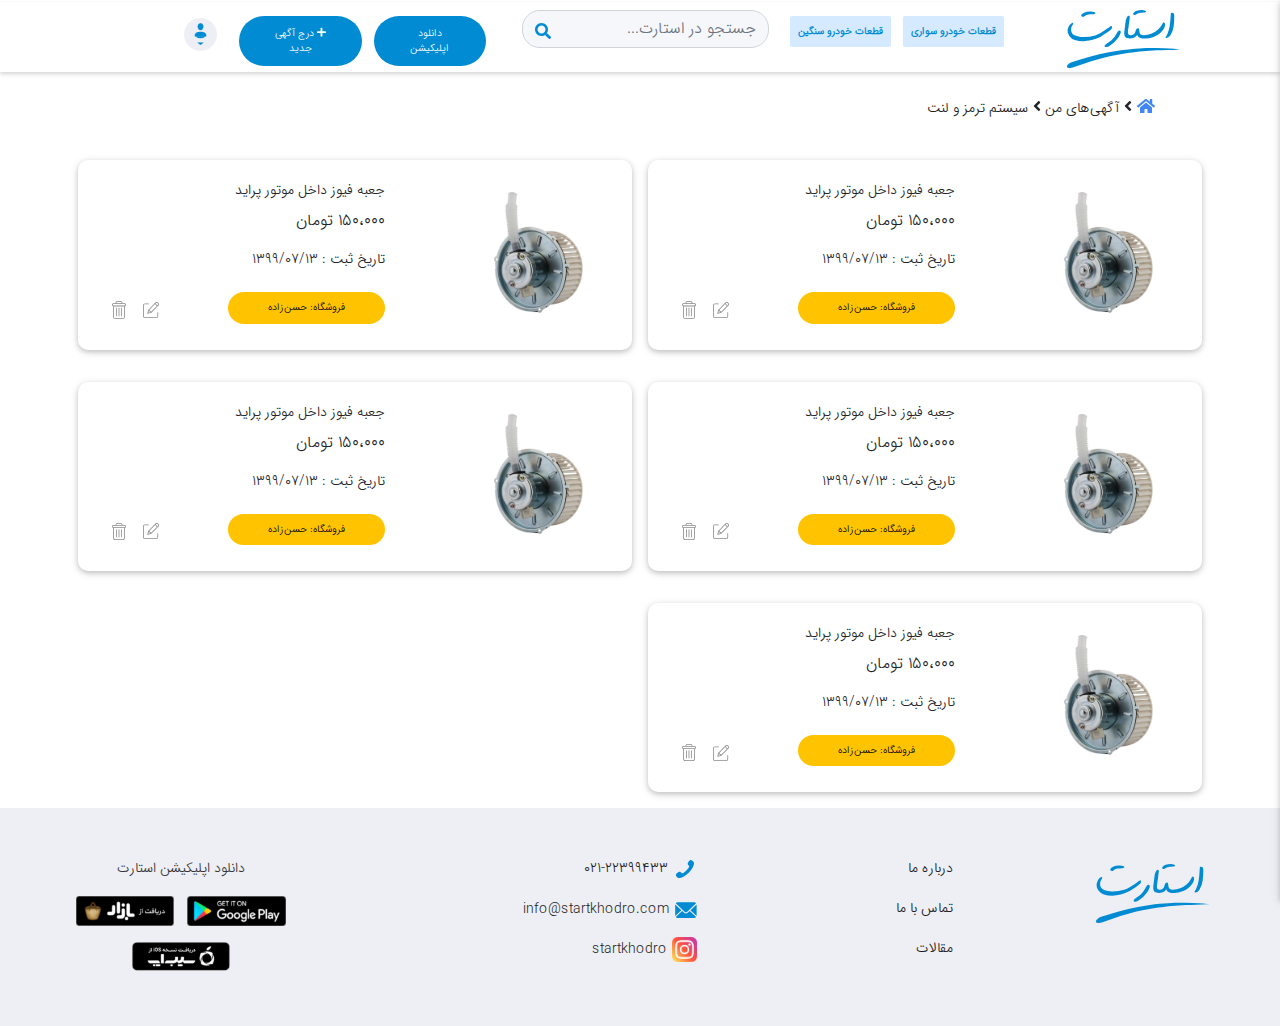
<file: product8.html>
<!DOCTYPE html>
<html lang="fa">
<head>
    <meta charset="UTF-8">
    <meta name="viewport" content="width=device-width, initial-scale=1, shrink-to-fit=no">
    <meta http-equiv="x-ua-compatible" content="ie=edge">
    <title> Start Project </title>
    <script type="text/javascript" src="./theme/js/jquery.min.js"></script>
    <link rel="stylesheet" href="./fontawesome-free-5.14.0-web/css/all.css">
    <link rel="stylesheet" href="theme/css/bootstrap.min.css">
    <link rel="stylesheet" href="theme/css/mdb.min.css">
    <link rel="stylesheet" href="./Owl/owl.carousel.min.css">
    <link rel="stylesheet" href="./Owl/owl.theme.default.min.css">
    <link rel="stylesheet" href="theme/css/style.css">
</head>
<body>

<!-- SideNav slide-out button -->
<a href="#" data-activates="slide-out" class="btn btn-white shadow-none d-lg-none p-3 button-collapse"><i
        class="fas fa-bars"></i></a>

<div class="d-flex justify-content-center mt-n5">
    <img class="img-fluid" src="./theme/images/start-logo.svg" alt="">
</div>

<!-- Sidebar navigation -->

<div class="container-fluid navbar-shadow">
    <div class="container">

        <div id="slide-out" class="side-nav side wide sn-bg-1">
            <ul class="custom-scrollbar pr-0">
                <!-- Logo -->
                <li>
                    <div class="logo-wrapper sn-ad-avatar-wrapper">
                        <a class="" href="#">
                            <img src="./theme/images/admin.png" class="img-fluid float-right main-logo">
                            <span class="text-dark fa-sm mr-3 "  data-toggle="modal" data-target="#centralModalSm">
                            ورود / ثبت نام
                    </span>
                        </a>
                    </div>



                    <div class="logo-wrapper sn-ad-avatar-wrapper">
                        <a class="" href="#">
                            <img src="./theme/images/pppp.svg" class="img-fluid float-right mt-3">
                            <span class="text-dark fa-sm mr-2 ">
                          آگهی‌های من
                    </span>
                        </a>
                    </div>
                </li>
                <!--/. Logo -->
                <!-- Side navigation links -->
                <li>
                    <ul class="collapsible collapsible-accordion">
                        <li>
                            <a class="collapsible-header fa-sm mr-2 text-dark waves-effect arrow-r active">
                                قطعات خودرو سواری
                                <i class="fas fa-angle-down rotate-icon"></i>
                            </a>

                            <div class="collapsible-body">
                                <ul>
                                    <li>
                                        <a href="#" class="waves-effect active text-dark">
                                            <span class="sv-normal mr-5">تست 1</span>
                                        </a>
                                    </li>

                                    <li>
                                        <a href="#" class="waves-effect text-dark">
                                            <span class="sv-normal mr-5">تست 2</span>
                                        </a>
                                    </li>
                                </ul>
                            </div>

                        <li>
                            <a class="collapsible-header mr-2 waves-effect arrow-r active text-dark">
                                قطعات خودرو سنگین
                                <i class="fas fa-angle-down rotate-icon"></i>
                            </a>
                            <div class="collapsible-body ">
                                <ul>
                                    <li>
                                        <a href="#" class="waves-effect active text-dark">
                                            <span class="sv-normal mr-5">تست3</span>
                                        </a>
                                    </li>

                                    <li>
                                        <a href="#" class="waves-effect text-dark">
                                            <span class="sv-normal mr-5">تست4</span>
                                        </a>
                                    </li>
                                </ul>
                            </div>
                        </li>

                        <li class="mt-4">
                            <a class="collapsible-header mr-2 waves-effect arrow-r active text-dark">
                                <img class="img-fluid ml-2" src="./theme/images/aboutus.svg" alt="">
                                درباره ما
                                <i class="fas fa-angle-down rotate-icon"></i>
                            </a>
                        </li>


                        <li>
                            <a class="collapsible-header mr-2 waves-effect arrow-r active text-dark">
                                <img class="img-fluid ml-2" src="./theme/images/contactus.svg" alt="">
                                تماس با ما
                                <i class="fas fa-angle-down rotate-icon"></i>
                            </a>
                        </li>

                        <li>
                            <a class="collapsible-header mr-2 waves-effect arrow-r active text-dark">
                                <img class="img-fluid ml-2" src="./theme/images/article.svg" alt="">
                                مقالات
                                <i class="fas fa-angle-down rotate-icon"></i>
                            </a>
                        </li>


                    </ul>
                </li>

                <!--/. Side navigation links -->
            </ul>
            <div class="sidenav-bg"></div>
        </div>


        <div class="row mt-3">
            <div class="col-md-12 mt-2 d-flex">
                <div class="col-md-2 col-2 d-sm-none main-logo-responsive d-md-block d-lg-inline">
                    <img class="img-fluid" src="./theme/images/main-logo.svg" alt="">
                </div>

                <div class="d-sm-none d-md-block d-lg-inline main-header-btn-responsive">
                    <div class="main-header-btn d-flex">
                        <a class="btn btn-sm shadow-none px-2" href="#">قطعات خودرو سواری</a>
                        <a class="btn btn-sm shadow-none px-2" href="#">قطعات خودرو سنگین</a>
                    </div>
                </div>

                <div class="col-md-3">
                    <div class="active-cyan-4 mb-4 search-input">
                        <input class="form-control position-relative" type="text" placeholder="جستجو در استارت..." aria-label="Search">
                        <i class="fas fa-search position-absolute search-icon"></i>
                    </div>
                </div>


                <div class="col-md-4 col-3 response-style d-flex">
                    <div class="d-sm-none d-md-block d-lg-inline download-app-responsive">
                        <a class="btn btn-sm btn-rounded shadow-none app-download" href="#">دانلود اپلیکیشن</a>
                    </div>

                    <div class="d-sm-none d-md-block d-lg-inline">
                        <a class="btn btn-sm btn-rounded shadow-none app-download" href="#">
                            <i class="fas fa-plus"></i>
                            درج آگهی جدید
                        </a>
                    </div>

                    <div class="d-sm-none d-md-block d-lg-inline">

                        <img class="img-fluid login nav-link dropdown-toggle" id="navbarDropdownMenuLink"
                             data-toggle="dropdown"
                             aria-haspopup="true" aria-expanded="false" src="./theme/images/login.png" alt="">


                        <div class="dropdown-menu dropdown-primary" aria-labelledby="navbarDropdownMenuLink"
                             style="font-size: 13px">
                            <a class="dropdown-item mb-3" data-toggle="modal" data-target="#centralModalSm" href="#">ورود/ثبت نام</a>
                            <a class="dropdown-item" href="#">آگهی‌های من</a>
                        </div>
                    </div>

                </div>

            </div>


        </div>
    </div>
</div>
<div class="modal fade" id="centralModalSm" tabindex="-1" role="dialog" aria-labelledby="myModalLabel"
     aria-hidden="true">

    <!-- Change class .modal-sm to change the size of the modal -->
    <div class="modal-dialog modal-sm"  role="document">


        <div class="modal-content" >
            <div class="modal-header">
                <button type="button" class="close" data-dismiss="modal" aria-label="Close">
                    <span aria-hidden="true">&times;</span>
                </button>
            </div>
            <img class="img-fluid mb-3 mx-auto" style="width: 50px" src="./theme/images/admin.png" alt="">

            <p class="text-center" style="font-size: 12px">لطفا شماره همراه خود را وارد نمایید</p>
            <div class="modal-body">
                <input type="tel">
            </div>
            <div class="modal-footer modal-footer-two">
                <button type="button" class="btn btn-rounded shadow-none modal-btn mx-5">ورود</button>

            </div>
        </div>
    </div>

</div>



<div class="container">
    <div class="row">
        <div class="col-md-12 col-12 mt-4 mb-2">
            <ul class="list-unstyled">
                <li>
                    <a class="text-dark" href=""><i class="fas fa-home text-primary"></i></a>
                    <i class="fas fa-angle-left"></i>
                    <span class="fa-sm">
                  <a class="text-dark" href="#">آگهی‌های من</a>
                </span>
                    <i class="fas fa-angle-left"></i>
                    <span class="fa-sm">
                  <a class="text-dark" href="#">سیستم ترمز و لنت</a>
                </span>
                </li>
            </ul>
        </div>

    </div>
</div>






<div class="container">
    <div class="row">
        <div class="col-md-6 px-2 my-0">
            <div class="card card-style mt-3 mb-3">
                <div class="card-body card-body-responsive1 row">
                    <div class="col-lg-5 col-md-5 col-5 mt-2">
                        <img class="img-fluid px-2 w-responsive" src="./theme/images/abzar.png" alt="">
                    </div>
                    <div class="col-lg-5 col-md-5 col-5 mt-lg-0 mt-sm-4 ">
                        <div class="d-flex flex-column">
                           <span class="fa-sm text-size mb-2">
                               جعبه فیوز داخل موتور پراید
                           </span>
                            <span class="mb-3">
                              150،000 تومان
                           </span>

                            <span class="fa-sm text-size">
                              تاریخ ثبت : 1399/07/13
                           </span>

                            <div class="mt-3">
                                <a class="btn btn-sm btn-rounded shadow-none mr-0 btn-ad" href="#">فروشگاه: حسن‌زاده</a>
                            </div>
                        </div>
                    </div>

                    <div class="col-lg-2 col-md-2 col-2 mt-auto mb-2">
                        <div class="d-flex">
                            <a href=""><img class="img-fluid w-50" src="./theme/images/edit.svg" alt=""></a>
                            <a href=""><img class="img-fluid w-50" src="./theme/images/delete.svg" alt=""></a>
                        </div>
                    </div>

                </div>

            </div>
        </div>
        <div class="col-md-6 px-2 my-0">
            <div class="card card-style mt-3 mb-3">
                <div class="card-body card-body-responsive1 row">
                    <div class="col-lg-5 col-md-5 col-5 mt-2">
                        <img class="img-fluid px-2 w-responsive" src="./theme/images/abzar.png" alt="">
                    </div>
                    <div class="col-lg-5 col-md-5 col-5 mt-lg-0 mt-sm-4 ">
                        <div class="d-flex flex-column">
                           <span class="fa-sm text-size mb-2">
                               جعبه فیوز داخل موتور پراید
                           </span>
                            <span class="mb-3">
                              150،000 تومان
                           </span>

                            <span class="fa-sm text-size">
                              تاریخ ثبت : 1399/07/13
                           </span>

                            <div class="mt-3">
                                <a class="btn btn-sm btn-rounded shadow-none mr-0 btn-ad" href="#">فروشگاه: حسن‌زاده</a>
                            </div>
                        </div>
                    </div>

                    <div class="col-lg-2 col-md-2 col-2 mt-auto mb-2">
                        <div class="d-flex">
                            <a href=""><img class="img-fluid w-50" src="./theme/images/edit.svg" alt=""></a>
                            <a href=""><img class="img-fluid w-50" src="./theme/images/delete.svg" alt=""></a>
                        </div>
                    </div>

                </div>

            </div>
        </div>
        <div class="col-md-6 px-2 my-0">
            <div class="card card-style mt-3 mb-3">
                <div class="card-body card-body-responsive1 row">
                    <div class="col-lg-5 col-md-5 col-5 mt-2">
                        <img class="img-fluid px-2 w-responsive" src="./theme/images/abzar.png" alt="">
                    </div>
                    <div class="col-lg-5 col-md-5 col-5 mt-lg-0 mt-sm-4 ">
                        <div class="d-flex flex-column">
                           <span class="fa-sm text-size mb-2">
                               جعبه فیوز داخل موتور پراید
                           </span>
                            <span class="mb-3">
                              150،000 تومان
                           </span>

                            <span class="fa-sm text-size">
                              تاریخ ثبت : 1399/07/13
                           </span>

                            <div class="mt-3">
                                <a class="btn btn-sm btn-rounded shadow-none mr-0 btn-ad" href="#">فروشگاه: حسن‌زاده</a>
                            </div>
                        </div>
                    </div>

                    <div class="col-lg-2 col-md-2 col-2 mt-auto mb-2">
                        <div class="d-flex">
                            <a href=""><img class="img-fluid w-50" src="./theme/images/edit.svg" alt=""></a>
                            <a href=""><img class="img-fluid w-50" src="./theme/images/delete.svg" alt=""></a>
                        </div>
                    </div>

                </div>

            </div>
        </div>
        <div class="col-md-6 px-2 my-0">
            <div class="card card-style mt-3 mb-3">
                <div class="card-body card-body-responsive1 row">
                    <div class="col-lg-5 col-md-5 col-5 mt-2">
                        <img class="img-fluid px-2 w-responsive" src="./theme/images/abzar.png" alt="">
                    </div>
                    <div class="col-lg-5 col-md-5 col-5 mt-lg-0 mt-sm-4 ">
                        <div class="d-flex flex-column">
                           <span class="fa-sm text-size mb-2">
                               جعبه فیوز داخل موتور پراید
                           </span>
                            <span class="mb-3">
                              150،000 تومان
                           </span>

                            <span class="fa-sm text-size">
                              تاریخ ثبت : 1399/07/13
                           </span>

                            <div class="mt-3">
                                <a class="btn btn-sm btn-rounded shadow-none mr-0 btn-ad" href="#">فروشگاه: حسن‌زاده</a>
                            </div>
                        </div>
                    </div>

                    <div class="col-lg-2 col-md-2 col-2 mt-auto mb-2">
                        <div class="d-flex">
                            <a href=""><img class="img-fluid w-50" src="./theme/images/edit.svg" alt=""></a>
                            <a href=""><img class="img-fluid w-50" src="./theme/images/delete.svg" alt=""></a>
                        </div>
                    </div>

                </div>

            </div>
        </div>
        <div class="col-md-6 px-2 my-0">
            <div class="card card-style mt-3 mb-3">
                <div class="card-body card-body-responsive1 row">
                    <div class="col-lg-5 col-md-5 col-5 mt-2">
                        <img class="img-fluid px-2 w-responsive" src="./theme/images/abzar.png" alt="">
                    </div>
                    <div class="col-lg-5 col-md-5 col-5 mt-lg-0 mt-sm-4 ">
                        <div class="d-flex flex-column">
                           <span class="fa-sm text-size mb-2">
                               جعبه فیوز داخل موتور پراید
                           </span>
                            <span class="mb-3">
                              150،000 تومان
                           </span>

                            <span class="fa-sm text-size">
                              تاریخ ثبت : 1399/07/13
                           </span>

                            <div class="mt-3">
                                <a class="btn btn-sm btn-rounded shadow-none mr-0 btn-ad" href="#">فروشگاه: حسن‌زاده</a>
                            </div>
                        </div>
                    </div>

                    <div class="col-lg-2 col-md-2 col-2 mt-auto mb-2">
                        <div class="d-flex">
                            <a href=""><img class="img-fluid w-50" src="./theme/images/edit.svg" alt=""></a>
                            <a href=""><img class="img-fluid w-50" src="./theme/images/delete.svg" alt=""></a>
                        </div>
                    </div>

                </div>

            </div>
        </div>



    </div>
</div>



























<!-- Footer -->
<footer>
    <div class="mask page-footer text-dark">

        <div class="row py-lg-5 py-md-5 mr-lg-5 mr-md-5 mr-sm-0">

            <div class="col-lg-2 col-md-2 col-12 mx-2 mt-2 text-lg-right text-md-right text-sm-right d-md-inline start-logo">
                <img class="img-fluid mb-2" src="./theme/images/main-logo.svg" alt="">
            </div>


            <div class="col-lg-2 col-md-4 d-sm-none d-lg-block d-md-block text-right contact-us-footer">
                <ul class="list-unstyled ">
                    <li class="mb-3">
                        <a class="text-dark text-size" href="#">درباره ما</a>
                    </li>
                    <li class="mb-3">
                        <a class="text-dark text-size" href="#">تماس با ما</a>
                    </li>
                    <li class="mb-3">
                        <a class="text-dark text-size" href="#">مقالات</a>
                    </li>
                </ul>
            </div>


            <div class="col-lg-4 col-md-4 d-sm-none mr-5 d-lg-block d-md-block text-right contact-us-footer">
                <ul class="list-unstyled ">
                    <li class="mb-3">
                        <img class="img-fluid" src="./theme/images/phone.svg" alt="">
                        <a class="text-dark text-size" href="#">021-22399433</a>
                    </li>
                    <li class="mb-3">
                        <img class="img-fluid" src="./theme/images/email.svg" alt="">
                        <a class="text-dark text-size" href="#">info@startkhodro.com</a>
                    </li>
                    <li class="mb-3">
                        <img class="img-fluid" src="./theme/images/instagram.svg" alt="">
                        <a class="text-dark text-size" href="#">startkhodro</a>
                    </li>
                </ul>
            </div>


            <div class="col-lg-3 col-md-3  text-right ml-lg-n5 social-footer text-center">
                    <span class="fa-sm">
                        دانلود اپلیکیشن استارت
                    </span>

                <div class="mt-3 app-icon-responsive">
                    <img class="img-fluid ml-2" src="./theme/images/social-images/googleplay.svg" alt="">
                    <img class="img-fluid" src="./theme/images/social-images/cafebazar.svg" alt="">
                </div>

                <div class="mt-3 app-icon-responsive">
                    <img class="img-fluid text-center" src="./theme/images/social-images/sibapp.svg" alt="">
                </div>


                <div class="mt-3 d-lg-none d-md-none">
                      <span class="fa-sm mt-3">
                    ما را در شبکه‌های اجتماعی دنبال کنید
                    </span>

                    <div class="mt-3 app-icon-responsive">
                        <img class="img-fluid ml-2" src="./theme/images/start-instagram.svg" alt="">
                    </div>

                </div>

            </div>


        </div>


    </div>
</footer>

<script type="text/javascript" src="./theme/js/popper.min.js"></script>
<script type="text/javascript" src="./theme/js/bootstrap.min.js"></script>
<script type="text/javascript" src="./theme/js/mdb.min.js"></script>

<script src="./Owl/owl.carousel.min.js"></script>
<script src="theme/js/sidenav.min.js"></script>
<script src="theme/js/sidenavFunction.js"></script>
<script src="fontawesome-free-5.14.0-web/js/all.js"></script>


</body>
</html>
</file>
<file: theme/css/style.css>
html , body{
    overflow-x: hidden;
    position: relative;
}

@font-face {
    font-family: 'iransans';
    src: url('../fonts/IRANSansWeb(FaNum)_Medium.eot'); /* IE9 Compat Modes */
    src: url('../fonts/IRANSansWeb(FaNum)_Medium.ttf') format('embedded-opentype'); /* IE6-IE8 */
    src: url('../fonts/IRANSansWeb(FaNum)_Medium.woff2') format('woff2'); /* Super Modern Browsers */
    src: url('../fonts/IRANSansWeb(FaNum)_Medium.woff') format('woff'); /* Pretty Modern Browsers */


}

body{
    direction: rtl;
    font-family: 'iransans';
    text-align: right !important;
}


@media (min-width: 992px) {
    .d-lg-none {
        display: none !important;
    }
}


@media (min-width: 460px) and (min-width: 991px){
    .d-md-none {
        display: none !important;
    }


}

@media (max-width: 459px) {
    .d-sm-none {
        display: none !important;
    }

    .image-size{
        margin-left: 0 !important;
        margin-right: 0 !important;
    }


}



 .btn-orange-style{
     font-weight: bold;
 }

.grid-login{
    display: grid;
    grid-template-columns: 50px 65px;
    border-bottom: 1px solid #C4C4C4;
}

.login-icon-size{
    width: 30px;
}



@media (max-width: 575px) {
    .main-logo-responsive{
        display: none;
    }
    .main-header-btn-responsive{
        display: none;
    }
    .download-app-responsive{
        display: none;
    }
    .response-style{
        display: none !important;
    }

    .contact-us-footer{
        display: none;
    }

    .right-side-check{
        display: none;
    }

    .card-mobile-responsive-product5{
        display: none;
    }

    .footer-responsive{
        display: none;
    }

}

@media (max-width: 767px) {

    .grid-style{
        display: grid;
        grid-template-columns: repeat(3,1fr) !important;
        grid-gap: 13px !important;
    }

    .card-text{
        text-align: center !important;

    }

    .response-style{
        display: none !important;
    }

    .app-icon-responsive img{
        width: 100px !important;
    }

    .start-logo{
        text-align: center !important;
    }

    .card-mobile-responsive{
        display: flex;
    }

    .section_image_four{
        grid-template-columns: repeat(2,1fr)!important;


    }
}



@media (min-width: 767px) {
    .card-mobile-detail{
        display: none;
    }
}

.navbar-shadow{
    box-shadow: 0px 2px 4px rgba(112,112,112,0.3);
}

.footer-shadow{
    box-shadow: 0px 2px 12px rgba(112,112,112,0.3);
    background: white;
    position: fixed;
    left: 0;
    bottom: 0;
    width: 100%;
    z-index: 1000;
}




.login{
    width:80%;
}
.main-header-btn a{
   background-color: #d5eaff;
    color: #008BD3;
    font-size: 10px !important;
    font-weight: 600;
}
.app-download{
    padding: 10px 23px !important;
    background-color: #008BD3;
    color: white;
}

.app-download-form{
    padding: 9px 50px !important;
    background-color: #008BD3;
    color: white;
}

.search-input input{
    background-color: #F6F7FB;
    border-radius: 18px;
}

.search-icon{
    top: 13px;
    left: 28px;
    color: #008BD3;
}

/*.owl-item{*/
/*    width: 170px !important;*/
/*}*/



.modal-header img{
    width: 45px;
    color: black;
}

.modal-body input{
    padding: 7px;
    text-align: right !important;
    width: 100%;
    border-radius: 12px;
    border: 1px solid #F0F0F0;
    background-color: #F0F0F0;
    outline: none;
}
.modal-footer{
    display: flex;
    justify-content: center;
}
.modal-footer .btn{
    width: 100%;
}


.modal-btn{
    background-color: #008BD3;
    color: white;
}



.dropdown-menu .dropdown-item:hover{
    background-color: #d5eaff !important;
}


.border-shadow{
    box-shadow: 0 0 5px rgba(10,10,10,0.3);
}

.borde-style{
    border-bottom: 1px solid rgb(255,255,255);
}

.side-nav .sidenav-bg:after {
    background-color: white;
    color: gray;
}

.side-nav.wide .logo-wrapper.sn-ad-avatar-wrapper {
    border-bottom: 1px solid #e1e1e1;
}

.main-logo{
   width: 35px;
}

.carousel-title{
    top: 23%;
    right: 5%;
    color: white;
}

.carousel-title a{
    background-color: white;
    color: #1357B0;
    font-size: 16px !important;
}


.content-title{
    font-size: larger;
}

.work-card{
    background-color: #F19600;
    border-radius: 8px;
}

.card-body-style{
    border-bottom: 8px solid #F19600;
    border-radius: 10px;
}

.card-body-style-1{
    border-bottom: 8px solid #006194;
    border-radius: 10px;
}

.card-body-color-1{
    background: #F2F4F8;
}


.card {
   border-radius: 10px ;
}


.filter{
    background-color: #E6E9F1;
    border-radius: 14px;
}

.filter span{
    color: #5D6360;
}

.title-size{
    font-size: 18px;
    font-weight: bold;
}

.text-size{
    font-size: 14px !important;
}

.image-size img{
    width: 135px !important;
}


.page-footer{
    background-color:#EEEFF5;
}

.social-footer img{
    width: 35%;
}

.social-footer span{
    font-size: 14px;
    color: #363638;
}

.contact-us-footer ul li a{
    font-size: 14px;
    color: #363638;
}

.btn-style{
    padding: 10px 35px !important;
}

.btn-style-footer{
    padding: 9px 36px !important;
}

.khodro-brand{
    background-color: #E6E9F1;
    color: #5D6360;
}

.card-right{
    background-color: #F2F4F8;
    padding-bottom: 100%;
}


.custom-control-input:checked~.custom-control-label::before {
    color: #fff;
    border-color: #007bff;
    background-color: #FFC300;
}


.modal-title-brand{
    font-size: 15px;
}

.custom-checkbox .custom-control-label::before {
    border-radius: .25rem;
    position: relative;
    right: -25px;
    top: 19px;
}


.store-icon-size{
    width: 20px;
}

.blue-color{
    color: #008BD3;
}

.images-box{
    box-shadow: 0 0 5px rgba(112,112,112,0.2);
}


.next-image{
    box-shadow: 0 0 5px rgba(112,112,112,0.3);
    border-radius: 7px;
}

.active-box{
    border: 2px solid #ED6D2E;
}

.image-box{
    display: grid;
    grid-template-columns: repeat(4,1fr);
    grid-gap: 10px;

}


.paragraph-text{
    color: #707070;
    font-size: 14px;
    line-height: 2.5;
}

.grouping-style{
    background-color: #F5F5F5;
}

.grid-style{
    display: grid;
    grid-template-columns: repeat(5,1fr);
}



.header-logo{
    height: 110px;
    width: 200px;
    background-color:#ED6D2E ;
    border-bottom-right-radius: 50px;
    border-bottom-left-radius: 50px;
}


.header-logo img{
    width: 20px;

}
.card-bg{
    background-color: #f2f4f8;
}

.logo-center img{
    height: 105px;
    width: 40%;
    top: 50px;
}

.card-body{
    direction: rtl;
}

.card-body-content{
    top: 136px;
    text-align: center;
}
.card-body-content span{
   color: #616161;
}


.store-size-image{
    width: 15px;
}


.checked {
    color: #FFC300;
}

.borde-style-stars{
    border-bottom: 1px solid rgb(207,207,207);
}

.border-top-style{
    border-top: 1px solid #CFCFCF;
}


.phone-icon-size img{
width: 16px;
}
.phone-icon-size a{
    color: #616161;
}

.phone-icon-size a{
    font-size: 13px;
}

.map-btn{
    background-color: #F2F4F8;
    border: 1px solid #006194;
    font-size: 11px;
    color: #006194;
}

.map-btn-modal{
    background-color: #FFFFFF;
    border: 1px solid #006194;
    font-size: 11px;
    color: #006194;
}

.custom-control-label::after {
    right: -1.5rem;
    left: inherit;
}



.app-download1{
    padding: 9px 33px !important;
    background-color:#008BD3 ;
    color: white;
}
.product-btn{
    background-color: #EEEFF5;
    padding: 9px 33px !important;
}


.card-mobile-detail{
    background-color: #F2F4F8;
}

.contact-btn{
    background-color: #c4e4f8;
}

.card-mobile-detail{
    -webkit-border-radius: 20px;
    -webkit-border-top-left-radius: 10px;
    -webkit-border-bottom-left-radius: 10px;
    -moz-border-radius: 20px;
    -moz-border-radius-topleft: 10px;
    -moz-border-radius-bottomleft: 10px;
    border-radius: 20px;
    border-top-left-radius: 10px;
    border-bottom-left-radius: 10px;


    display: grid;
    grid-template-columns: 37% 46% 17%;
    grid-gap: 10px;
}

.contact-info{
    background-color: #c4e4f8;
}

.contact-info div{
    color: #006194;
}

#shopping{
    overflow: hidden;
}

#shopping img{
    z-index: 2;
    right: 10px;
    border-radius: 20px;
}

#shopping::before{
    content: '';
    display: block;
    width: 75px;
    height: 135px;
    position: absolute;
    background-color: #ED6D2E;
    border-radius: 20px;
    right: 0;
    top: 0;
    z-index: 0;
}


.catalog-box{
    position: relative;
    border: 2px solid #C0C0C0;
    width: 70px;
    height:70px;
}
.catalog-box::before{
    position: absolute;
    left: -52px;
    bottom: 44px;
    content: '';
    border-top: 2px solid #C0C0C0;
    width: 50px;
}

.copy-catalog{
    width: 70px;
    height:70px;
    background-color: #C0C0C0;
    position: absolute;
    top: 4px;
    right: 3px;
}

.copy-catalog:hover{
    background-color: #FFC300;
}

.pfd-logo{
    right: 10px;
}








.section_image_four{
    display: grid ;
    grid-template-columns: repeat(4,1fr);
    grid-gap: 5px ;
    font-size: .70rem;
}

.custom__padding{
    padding-top: 4rem;
}

.second_title {
    position: absolute;
    top: 0;
    right: 0;
    left: 0;
    bottom: 0;
    margin: auto;
}

.second_title a{
    padding: 10px 25px;
    color: white;
}

.project_mask:hover .mask .default_title{
    display: none;
}

.view .mask__hover{

    top:100%;
    overflow: hidden;
    transition: all 500ms;
    background-color: rgba(234,76,22,0.8);
}

.project_mask:hover .mask{
    width: 100%;
    height: 100%;
    top:0;
    right: 0;
    bottom:0;
    left: 0;
}

.upload-image{
    width: 100px;
    height: 106px;
    border: 1px dashed #717171;
}

.add-picture{
    color: #A7A7A7;
}

.input-style{
    background-color: transparent;
    border: 2px solid #F0F0F0;
    border-radius: 8px;
    padding: 5px 7px ;
    color: #C8C8C8;
}

.input-style .fa-angle-down{
    left: 10px !important;
}


.font-size-form{
    font-size: 12px;

}

.btn-ad{
    background-color: #FFC300;
    color: black;
    padding: 8px 40px !important;
}
</file>
